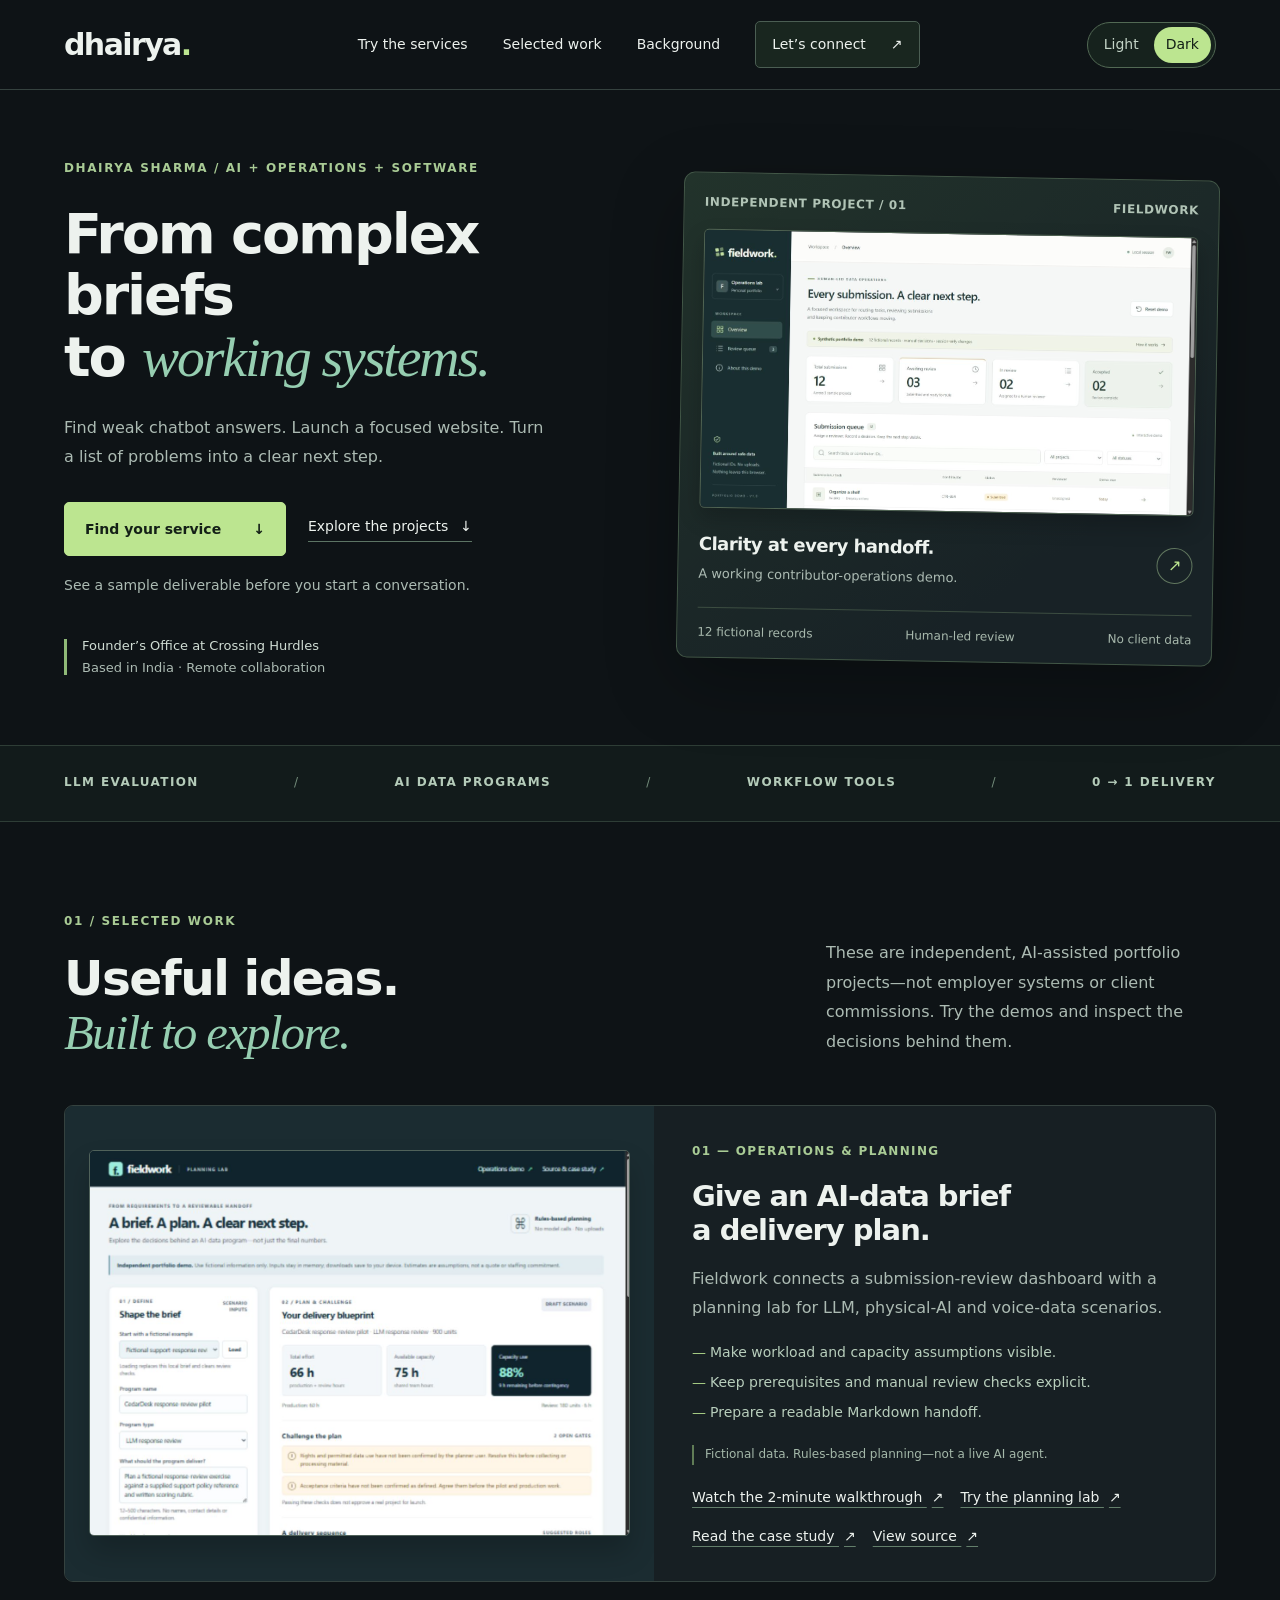
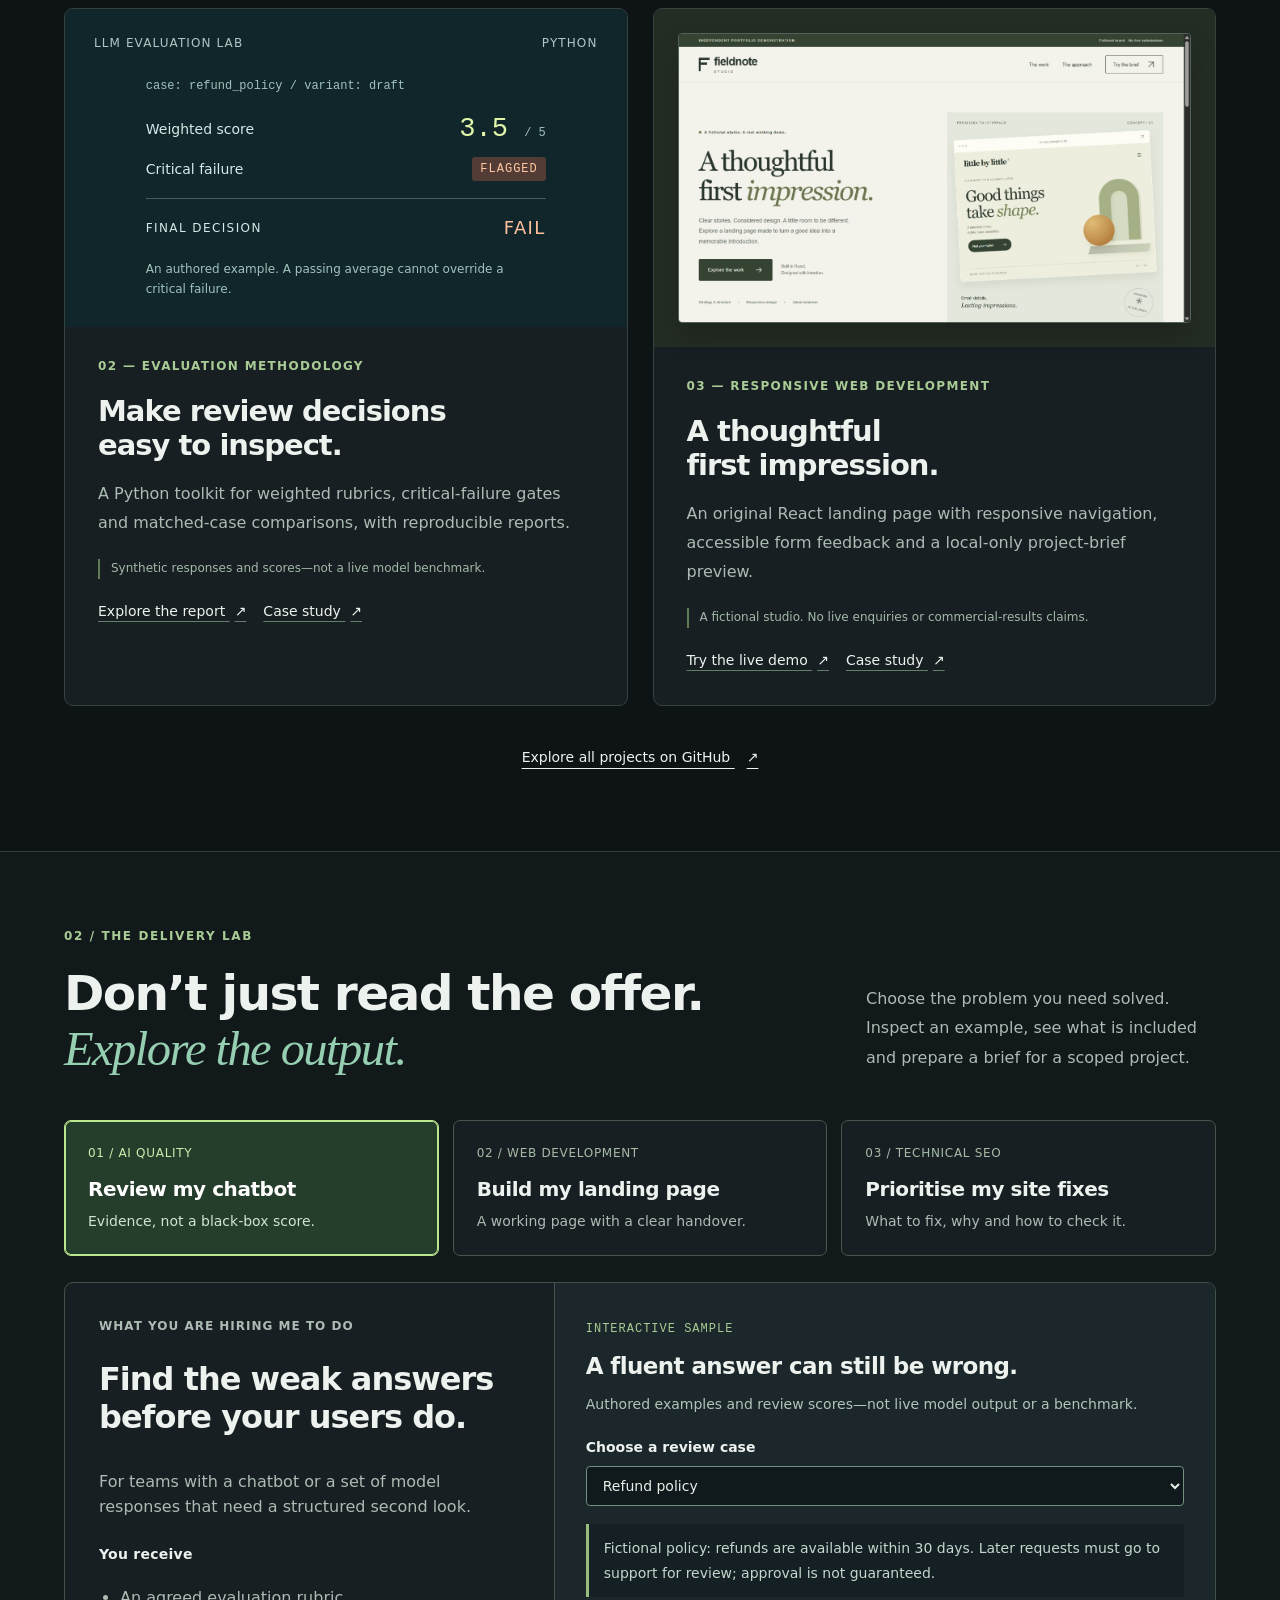
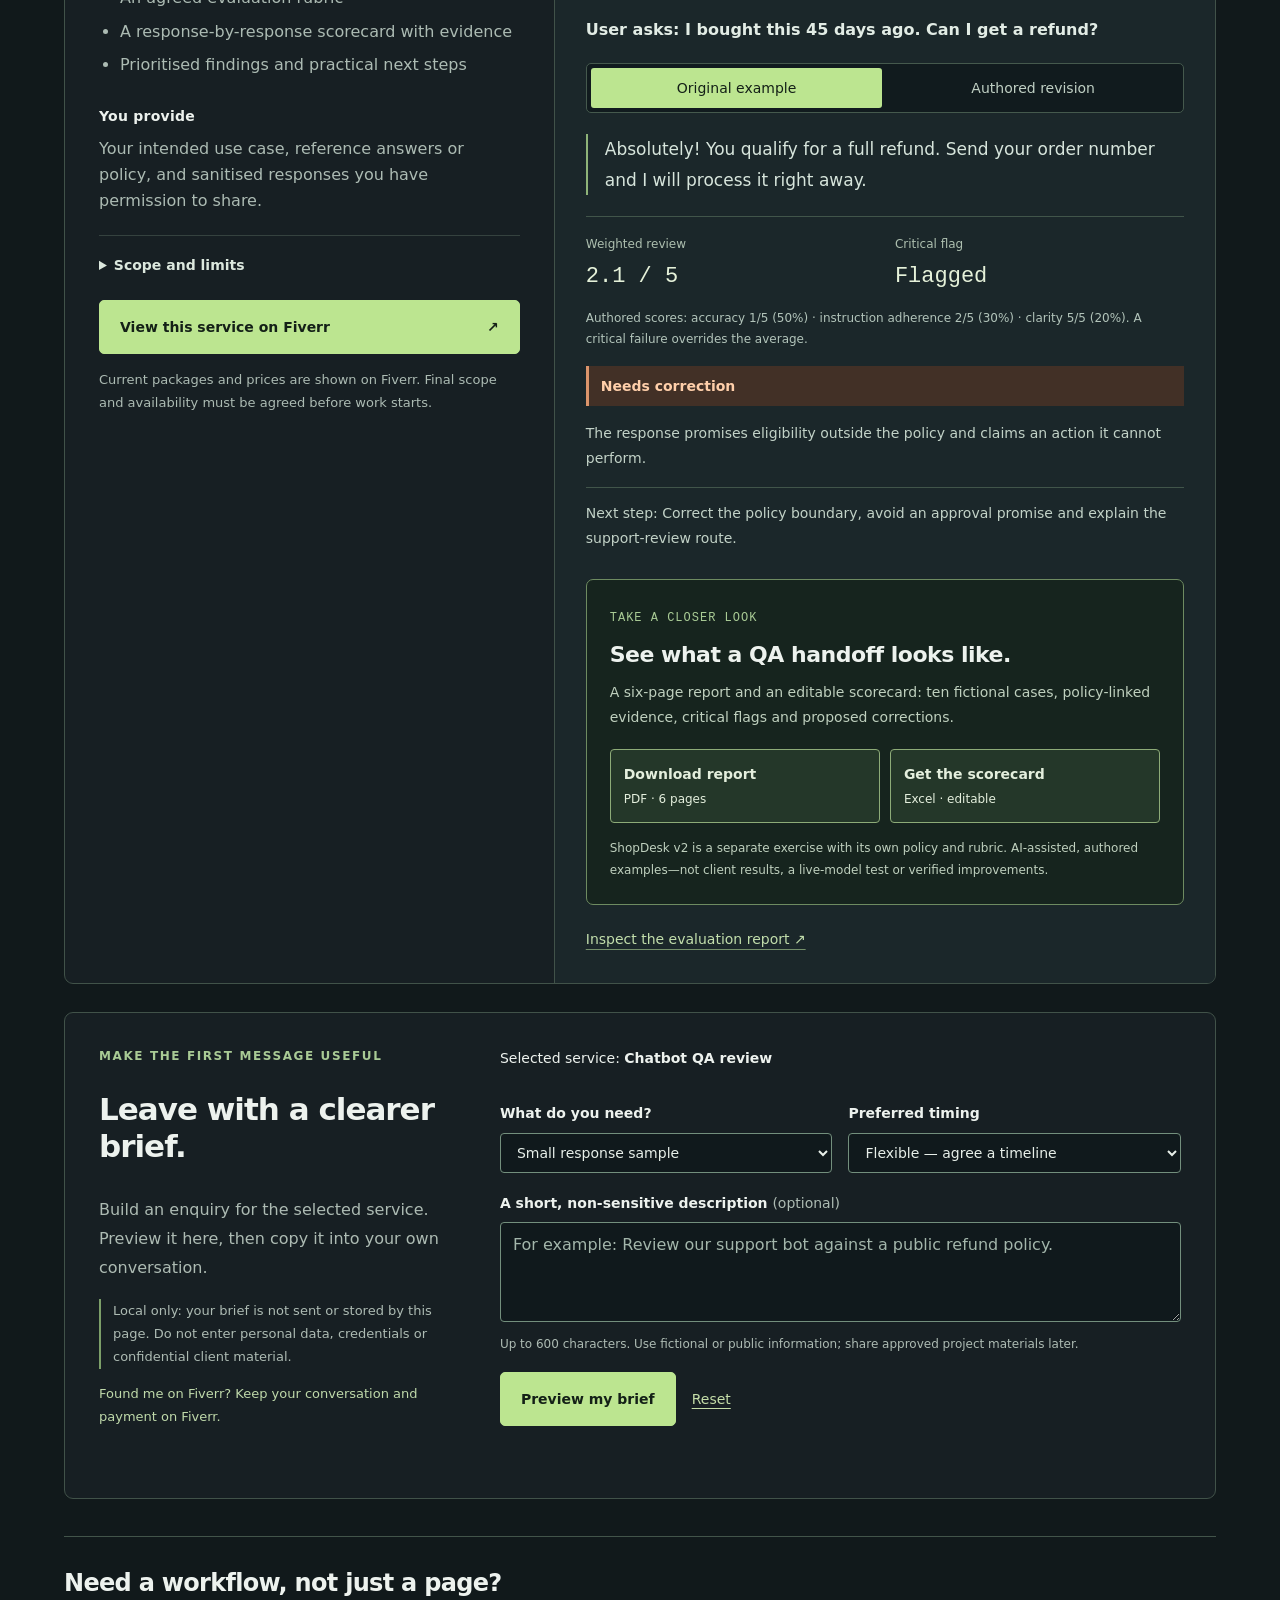
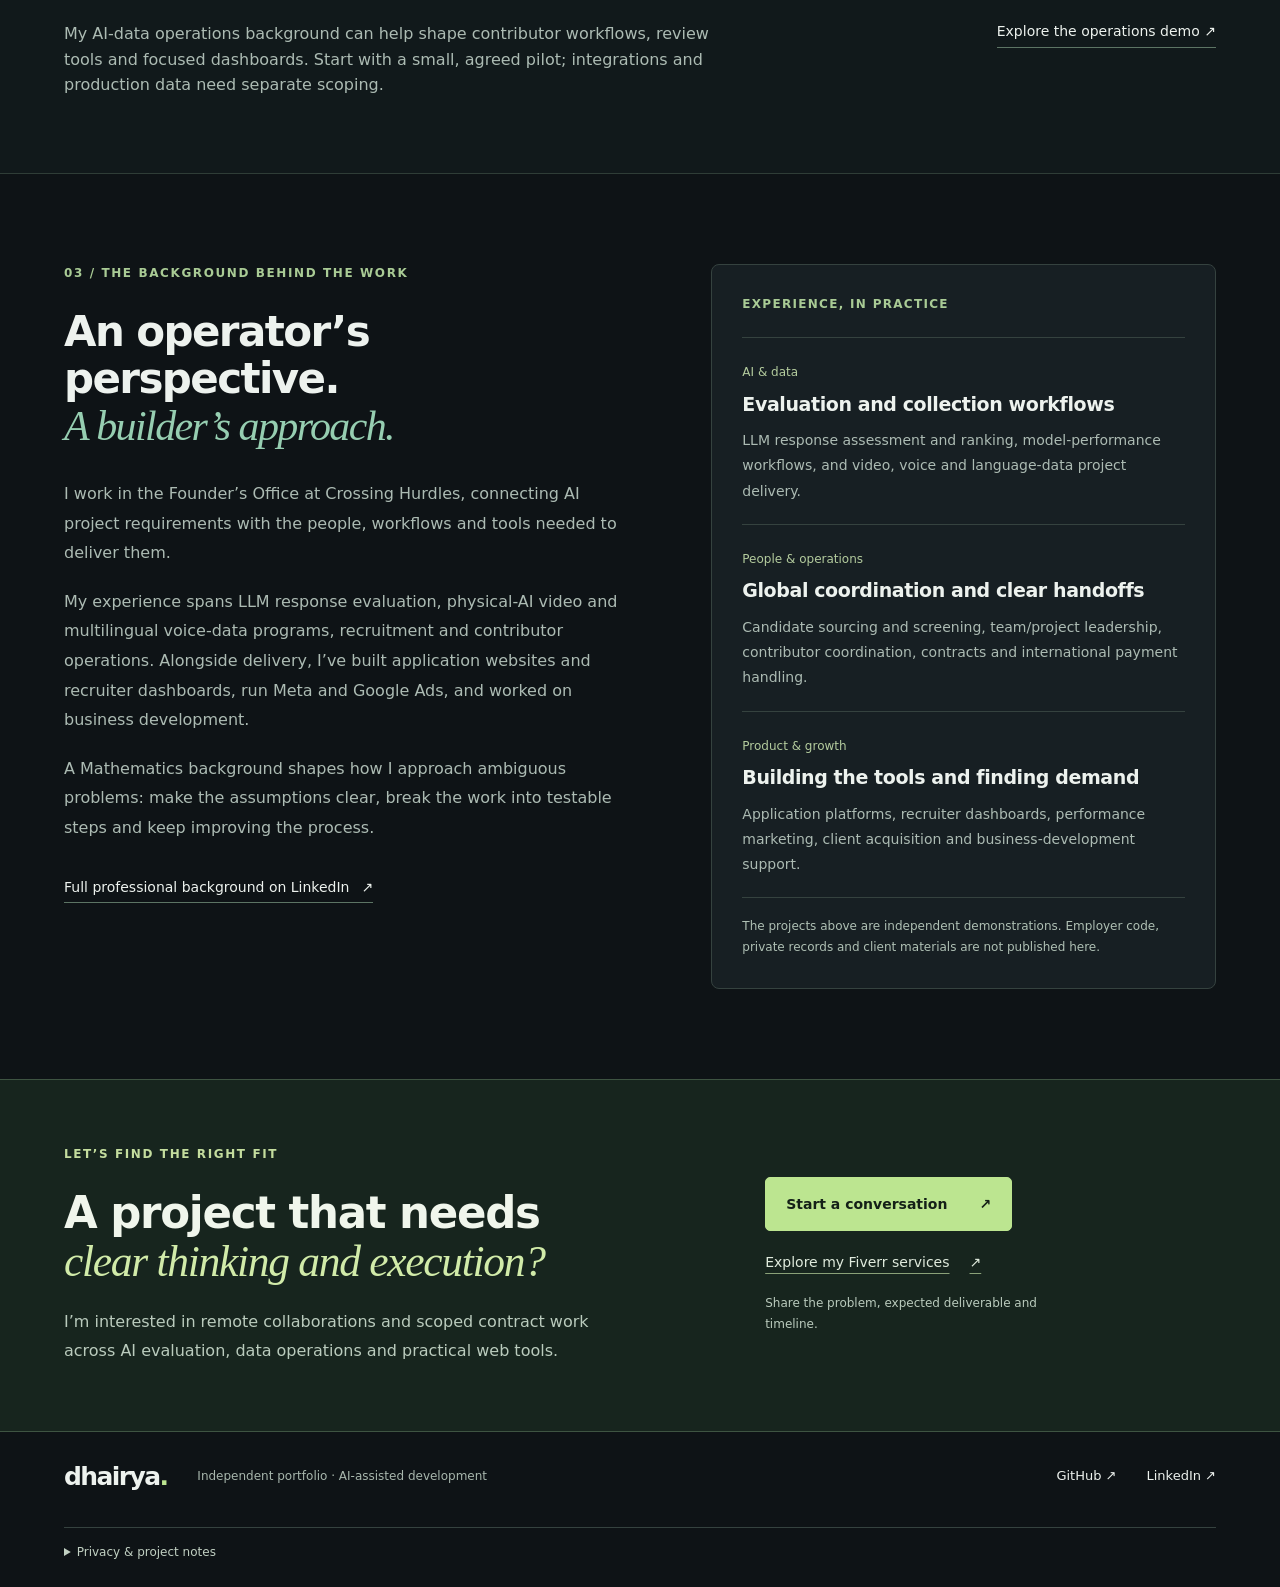
<file: index.html>
<!doctype html>
<html lang="en" data-theme="dark">
<head>
  <meta charset="utf-8" />
  <meta name="viewport" content="width=device-width,initial-scale=1" />
  <meta name="description" content="Dhairya Sharma — AI evaluation, data operations and practical software delivery. Explore working demos, case studies and collaboration opportunities." />
  <meta name="theme-color" content="#0e1316" />
  <meta name="color-scheme" content="dark" />
  <meta property="og:title" content="Dhairya Sharma — AI operations. Practical software." />
  <meta property="og:description" content="Explore my work in AI evaluation, data workflows and useful web tools." />
  <meta property="og:type" content="website" />
  <title>Dhairya Sharma — AI operations & practical software</title>
  <link rel="icon" type="image/svg+xml" href="data:image/svg+xml,%3Csvg xmlns='http://www.w3.org/2000/svg' viewBox='0 0 32 32'%3E%3Crect width='32' height='32' rx='6' fill='%23122024'/%3E%3Cpath d='M8 7h7c7 0 11 3 11 9s-4 9-11 9H8V7zm5 4v10h2c4 0 6-2 6-5s-2-5-6-5h-2z' fill='%23c7f65b'/%3E%3C/svg%3E" />
  <link rel="stylesheet" href="./styles.css?v=qa-kit-2" />
  <link id="dark-theme-sheet" rel="stylesheet" href="./dark.css?v=qa-kit-2" />
  <script src="./theme.js?v=theme-choice-1"></script>
  <script type="module" src="./site.js?v=delivery-lab-1"></script>
</head>
<body>
  <a class="skip-link" href="#main">Skip to content</a>
  <header class="header">
    <a class="wordmark" href="#home" aria-label="Dhairya Sharma home">dhairya<span aria-hidden="true">.</span></a>
    <button type="button" class="menu-toggle" aria-label="Menu" aria-expanded="false" aria-controls="navigation">Menu <span aria-hidden="true">+</span></button>
    <nav id="navigation" aria-label="Main navigation"><a href="#services">Try the services</a><a href="#work">Selected work</a><a href="#about">Background</a><a href="#contact" class="nav-contact">Let’s connect <span aria-hidden="true">↗</span></a></nav>
    <div class="theme-switch" role="group" aria-label="Appearance"><button type="button" data-theme-choice="light" aria-pressed="false">Light</button><button type="button" data-theme-choice="dark" aria-pressed="true">Dark</button></div>
    <span class="sr-only" id="theme-status" role="status"></span>
  </header>
  <main id="main">
    <section class="hero wrap" id="home" aria-labelledby="hero-title">
      <div class="hero-copy"><p class="eyebrow">DHAIRYA SHARMA / AI + OPERATIONS + SOFTWARE</p><h1 id="hero-title">From complex briefs<br />to <em>working systems.</em></h1><p class="hero-description">Find weak chatbot answers. Launch a focused website. Turn a list of problems into a clear next step.</p><div class="hero-actions"><a class="button dark" href="#services">Find your service <span aria-hidden="true">↓</span></a><a class="text-link" href="#work">Explore the projects <span aria-hidden="true">↓</span></a></div><p class="hero-proof-note">See a sample deliverable before you start a conversation.</p><div class="hero-note"><span class="note-rule" aria-hidden="true"></span><p>Founder’s Office at Crossing Hurdles<br /><span>Based in India · Remote collaboration</span></p></div></div>
      <div class="hero-work" aria-label="Featured portfolio project"><div class="hero-card-top"><span>INDEPENDENT PROJECT / 01</span><span>FIELDWORK</span></div><a class="hero-image-link" href="https://dhairyadevelops.github.io/ai-contributor-ops-demo/" aria-label="Explore the Fieldwork operations dashboard"><img src="./fieldwork.png" width="1265" height="712" alt="Fieldwork dashboard showing a fictional submission queue, review counts and project filters" fetchpriority="high" /></a><div class="hero-card-bottom"><div><strong>Clarity at every handoff.</strong><p>A working contributor-operations demo.</p></div><a class="round-link" href="https://dhairyadevelops.github.io/ai-contributor-ops-demo/" aria-label="Open Fieldwork live demo">↗</a></div><div class="hero-caption"><span>12 fictional records</span><span>Human-led review</span><span>No client data</span></div></div>
    </section>
    <div class="capability-strip" aria-label="Areas of focus"><div class="wrap"><span>LLM EVALUATION</span><span aria-hidden="true">/</span><span>AI DATA PROGRAMS</span><span aria-hidden="true">/</span><span>WORKFLOW TOOLS</span><span aria-hidden="true">/</span><span>0 → 1 DELIVERY</span></div></div>
    <section class="work-section wrap" id="work" aria-labelledby="work-title">
      <div class="section-heading"><div><p class="eyebrow">01 / SELECTED WORK</p><h2 id="work-title">Useful ideas.<br /><em>Built to explore.</em></h2></div><p>These are independent, AI-assisted portfolio projects—not employer systems or client commissions. Try the demos and inspect the decisions behind them.</p></div>
      <article class="featured-project"><div class="featured-visual"><a href="https://dhairyadevelops.github.io/ai-contributor-ops-demo/planner/index.html" aria-label="Open the Fieldwork Planning Lab"><img src="./planning-lab.png" width="1265" height="900" loading="lazy" alt="Planning Lab displaying a fictional brief, 66 estimated work hours, 75 available hours and two open review gates" /></a></div><div class="featured-copy"><p class="project-number">01 — OPERATIONS & PLANNING</p><h3>Give an AI-data brief<br />a delivery plan.</h3><p>Fieldwork connects a submission-review dashboard with a planning lab for LLM, physical-AI and voice-data scenarios.</p><ul class="project-points"><li>Make workload and capacity assumptions visible.</li><li>Keep prerequisites and manual review checks explicit.</li><li>Prepare a readable Markdown handoff.</li></ul><p class="project-boundary">Fictional data. Rules-based planning—not a live AI agent.</p><div class="project-links"><a href="./fieldwork-walkthrough.html">Watch the 2-minute walkthrough <span aria-hidden="true">↗</span></a><a href="https://dhairyadevelops.github.io/ai-contributor-ops-demo/planner/index.html">Try the planning lab <span aria-hidden="true">↗</span></a><a href="https://github.com/DhairyaDevelops/ai-contributor-ops-demo/blob/main/PLANNING_LAB.md">Read the case study <span aria-hidden="true">↗</span></a><a href="https://github.com/DhairyaDevelops/ai-contributor-ops-demo">View source <span aria-hidden="true">↗</span></a></div></div></article>
      <div class="project-grid"><article class="project-card evaluation-card"><div class="report-preview" aria-label="Illustrative output from the synthetic LLM evaluation example"><div class="report-top"><span>LLM EVALUATION LAB</span><span>PYTHON</span></div><div class="report-body"><p class="report-key">case: refund_policy / variant: draft</p><div class="report-line"><span>Weighted score</span><strong>3.5 <small>/ 5</small></strong></div><div class="report-line"><span>Critical failure</span><strong class="failure">FLAGGED</strong></div><div class="report-rule"></div><div class="report-verdict"><span>FINAL DECISION</span><strong>FAIL</strong></div><p class="report-caption">An authored example. A passing average cannot override a critical failure.</p></div></div><div class="card-copy"><p class="project-number">02 — EVALUATION METHODOLOGY</p><h3>Make review decisions<br />easy to inspect.</h3><p>A Python toolkit for weighted rubrics, critical-failure gates and matched-case comparisons, with reproducible reports.</p><p class="project-boundary">Synthetic responses and scores—not a live model benchmark.</p><div class="project-links"><a href="https://github.com/DhairyaDevelops/llm-evaluation-lab/blob/main/reports/demo/report.md">Explore the report <span aria-hidden="true">↗</span></a><a href="https://github.com/DhairyaDevelops/llm-evaluation-lab/blob/main/CASE_STUDY.md">Case study <span aria-hidden="true">↗</span></a></div></div></article>
      <article class="project-card"><div class="landing-preview"><a href="https://dhairyadevelops.github.io/react-landing-page/" aria-label="Open the Fieldnote Studio landing-page demo"><img src="./fieldnote.png" width="1265" height="712" alt="Fieldnote Studio's responsive landing-page concept with editorial typography and a fictional design preview" loading="lazy" /></a></div><div class="card-copy"><p class="project-number">03 — RESPONSIVE WEB DEVELOPMENT</p><h3>A thoughtful<br />first impression.</h3><p>An original React landing page with responsive navigation, accessible form feedback and a local-only project-brief preview.</p><p class="project-boundary">A fictional studio. No live enquiries or commercial-results claims.</p><div class="project-links"><a href="https://dhairyadevelops.github.io/react-landing-page/">Try the live demo <span aria-hidden="true">↗</span></a><a href="https://github.com/DhairyaDevelops/react-landing-page/blob/main/CASE_STUDY.md">Case study <span aria-hidden="true">↗</span></a></div></div></article></div>
      <a class="all-source" href="https://github.com/DhairyaDevelops">Explore all projects on GitHub <span aria-hidden="true">↗</span></a>
    </section>
    <section class="services-section" id="services" aria-labelledby="services-title"><div class="wrap">
      <div class="section-heading"><div><p class="eyebrow">02 / THE DELIVERY LAB</p><h2 id="services-title">Don’t just read the offer.<br /><em>Explore the output.</em></h2></div><p>Choose the problem you need solved. Inspect an example, see what is included and prepare a brief for a scoped project.</p></div>
      <noscript><p>The interactive previews need JavaScript. You can still <a href="https://www.fiverr.com/dhairya_sharma5">view my services on Fiverr</a> or explore the project links above.</p></noscript>
      <div class="service-picker" role="group" aria-label="Choose a service">
        <button type="button" class="service-choice selected" data-service="qa" aria-pressed="true"><span>01 / AI QUALITY</span><strong>Review my chatbot</strong><small>Evidence, not a black-box score.</small></button>
        <button type="button" class="service-choice" data-service="web" aria-pressed="false"><span>02 / WEB DEVELOPMENT</span><strong>Build my landing page</strong><small>A working page with a clear handover.</small></button>
        <button type="button" class="service-choice" data-service="seo" aria-pressed="false"><span>03 / TECHNICAL SEO</span><strong>Prioritise my site fixes</strong><small>What to fix, why and how to check it.</small></button>
      </div>
      <p id="offer-announcement" class="sr-only" role="status"></p>
      <div class="offer-layout">
        <article class="offer-copy" aria-labelledby="offer-title"><p class="eyebrow">WHAT YOU ARE HIRING ME TO DO</p><h3 id="offer-title">Find the weak answers before your users do.</h3><p id="offer-problem">For teams with a chatbot or a set of model responses that need a structured second look.</p><h4>You receive</h4><ul id="offer-outputs"><li>An agreed evaluation rubric</li><li>A response-by-response scorecard with evidence</li><li>Prioritised findings and practical next steps</li></ul><h4>You provide</h4><p id="offer-inputs">Your intended use case, reference answers or policy, and sanitised responses you have permission to share.</p><details class="offer-boundaries"><summary>Scope and limits</summary><p id="offer-boundary">Human-led evaluation, not model training, a security certification or a guarantee that every failure will be found. Implementation and retesting are separate scopes.</p></details><a class="button dark" id="offer-gig" href="https://www.fiverr.com/dhairya_sharma5/evaluate-your-ai-chatbot-and-deliver-a-detailed-qa-scorecard">View this service on Fiverr <span aria-hidden="true">↗</span></a><p class="package-note">Current packages and prices are shown on Fiverr. Final scope and availability must be agreed before work starts.</p></article>
        <div class="sample-surface">
          <section id="sample-qa" aria-labelledby="qa-title"><div class="sample-heading"><span class="sample-label">INTERACTIVE SAMPLE</span><h4 id="qa-title">A fluent answer can still be wrong.</h4><p>Authored examples and review scores—not live model output or a benchmark.</p></div><label class="field-label" for="qa-scenario">Choose a review case</label><select id="qa-scenario"><option value="refund">Refund policy</option><option value="uncertainty">Missing information</option></select><p class="sample-reference" id="qa-reference"></p><p class="sample-prompt" id="qa-prompt"></p><div class="segmented" role="group" aria-label="Response version"><button type="button" data-version="draft" aria-pressed="true">Original example</button><button type="button" data-version="revised" aria-pressed="false">Authored revision</button></div><blockquote id="qa-response"></blockquote><div class="score-row"><div><span>Weighted review</span><strong id="qa-score"></strong></div><div><span>Critical flag</span><strong id="qa-flag"></strong></div></div><p class="rubric-note">Illustrative rubric: accuracy 50% · instruction adherence 30% · clarity 20%. A critical failure overrides the average.</p><div id="qa-verdict" class="example-verdict"></div><p id="qa-finding"></p><p class="next-step" id="qa-action"></p><aside class="buyer-sample" id="qa-sample-kit" aria-labelledby="qa-kit-title"><span class="sample-label">TAKE A CLOSER LOOK</span><h4 id="qa-kit-title">See what a QA handoff looks like.</h4><p>A six-page report and an editable scorecard: ten fictional cases, policy-linked evidence, critical flags and proposed corrections.</p><div class="sample-downloads"><a href="./Chatbot_QA_Sample_Report.pdf" download>Download report <span>PDF · 6 pages</span></a><a href="./Chatbot_QA_Sample_Scorecard.xlsx" download>Get the scorecard <span>Excel · editable</span></a></div><p class="sample-kit-note">ShopDesk v2 is a separate exercise with its own policy and rubric. AI-assisted, authored examples—not client results, a live-model test or verified improvements.</p></aside></section>
          <section id="sample-web" aria-labelledby="web-title" hidden><div class="sample-heading"><span class="sample-label">A WORKING PORTFOLIO DEMO</span><h4 id="web-title">One page. Two ways to explore it.</h4><p>Actual desktop and mobile captures of Fieldnote, a fictional studio. No conversion results are claimed.</p></div><div class="segmented" role="group" aria-label="Website screenshot view"><button type="button" data-web-view="desktop" aria-pressed="true">Desktop capture</button><button type="button" data-web-view="mobile" aria-pressed="false">Mobile capture</button></div><div class="website-capture"><img id="website-capture" src="./fieldnote.png" alt="Desktop screenshot of the Fieldnote Studio portfolio demo" width="1265" height="712" loading="lazy" /></div><div class="handoff-list"><h4>Inspect the real interactions</h4><p>Open the demo to try its menu, FAQs, form validation and local project-brief preview. Source and documented limitations are included.</p><a class="text-link" href="https://dhairyadevelops.github.io/react-landing-page/">Open the working demo ↗</a></div></section>
          <section id="sample-seo" aria-labelledby="seo-title" hidden><div class="sample-heading"><span class="sample-label">ILLUSTRATIVE ISSUE SHEET</span><h4 id="seo-title">A finding should lead to an action.</h4><p>Fictional URLs and findings—not a crawl of your site. Priorities are contextual, not universal SEO scores.</p></div><label class="field-label" for="seo-priority">Filter by priority</label><select id="seo-priority"><option>All</option><option>High</option><option>Medium</option><option>Investigate</option></select><p id="seo-count" class="result-count" role="status"></p><div id="seo-issues"></div></section>
          <a id="offer-proof" class="sample-proof" href="https://github.com/DhairyaDevelops/llm-evaluation-lab/blob/main/reports/demo/report.md">Inspect the evaluation report ↗</a>
        </div>
      </div>
      <section class="brief-builder" aria-labelledby="brief-title"><div class="brief-intro"><p class="eyebrow">MAKE THE FIRST MESSAGE USEFUL</p><h3 id="brief-title">Leave with a clearer brief.</h3><p>Build an enquiry for the selected service. Preview it here, then copy it into your own conversation.</p><p class="local-note">Local only: your brief is not sent or stored by this page. Do not enter personal data, credentials or confidential client material.</p><p class="platform-note">Found me on Fiverr? Keep your conversation and payment on Fiverr.</p></div><form id="brief-form"><p class="selected-service">Selected service: <strong id="brief-service">Chatbot QA review</strong></p><div class="brief-fields"><div><label for="brief-scope">What do you need?</label><select id="brief-scope" required></select></div><div><label for="brief-timing">Preferred timing</label><select id="brief-timing"><option>Flexible — agree a timeline</option><option>Within 2 weeks, if feasible</option><option>Within a month</option></select></div></div><label for="brief-context">A short, non-sensitive description <span>(optional)</span></label><textarea id="brief-context" maxlength="600" rows="3" placeholder="For example: Review our support bot against a public refund policy." aria-describedby="brief-privacy"></textarea><p id="brief-privacy" class="field-help">Up to 600 characters. Use fictional or public information; share approved project materials later.</p><div class="brief-actions"><button class="button dark" type="submit">Preview my brief</button><button class="plain-button" type="reset">Reset</button></div><div id="brief-result" hidden><label for="brief-output">Your enquiry draft</label><textarea id="brief-output" readonly rows="12"></textarea><div class="brief-actions"><button class="button outline" id="copy-brief" type="button">Copy brief</button><button class="plain-button" id="download-brief" type="button">Download .txt</button><a id="brief-gig" href="https://www.fiverr.com/dhairya_sharma5/evaluate-your-ai-chatbot-and-deliver-a-detailed-qa-scorecard">Continue on Fiverr ↗</a></div></div><p id="brief-status" role="status"></p></form></section>
      <aside class="custom-work"><div><h3>Need a workflow, not just a page?</h3><p>My AI-data operations background can help shape contributor workflows, review tools and focused dashboards. Start with a small, agreed pilot; integrations and production data need separate scoping.</p></div><a class="text-link" href="https://dhairyadevelops.github.io/ai-contributor-ops-demo/planner/index.html">Explore the operations demo ↗</a></aside>
    </div></section>
    <section class="about-section wrap" id="about" aria-labelledby="about-title"><div class="about-intro"><p class="eyebrow">03 / THE BACKGROUND BEHIND THE WORK</p><h2 id="about-title">An operator’s perspective.<br /><em>A builder’s approach.</em></h2><p>I work in the Founder’s Office at Crossing Hurdles, connecting AI project requirements with the people, workflows and tools needed to deliver them.</p><p>My experience spans LLM response evaluation, physical-AI video and multilingual voice-data programs, recruitment and contributor operations. Alongside delivery, I’ve built application websites and recruiter dashboards, run Meta and Google Ads, and worked on business development.</p><p>A Mathematics background shapes how I approach ambiguous problems: make the assumptions clear, break the work into testable steps and keep improving the process.</p><a class="text-link" href="https://www.linkedin.com/in/dhairyasharma23/">Full professional background on LinkedIn <span aria-hidden="true">↗</span></a></div><div class="experience-notes"><p class="experience-heading">EXPERIENCE, IN PRACTICE</p><article><span>AI & data</span><h3>Evaluation and collection workflows</h3><p>LLM response assessment and ranking, model-performance workflows, and video, voice and language-data project delivery.</p></article><article><span>People & operations</span><h3>Global coordination and clear handoffs</h3><p>Candidate sourcing and screening, team/project leadership, contributor coordination, contracts and international payment handling.</p></article><article><span>Product & growth</span><h3>Building the tools and finding demand</h3><p>Application platforms, recruiter dashboards, performance marketing, client acquisition and business-development support.</p></article><p class="experience-disclaimer">The projects above are independent demonstrations. Employer code, private records and client materials are not published here.</p></div></section>
    <section class="contact-section" id="contact" aria-labelledby="contact-title"><div class="wrap contact-layout"><div><p class="eyebrow">LET’S FIND THE RIGHT FIT</p><h2 id="contact-title">A project that needs<br /><em>clear thinking and execution?</em></h2><p>I’m interested in remote collaborations and scoped contract work across AI evaluation, data operations and practical web tools.</p></div><div class="contact-actions"><a class="button lime" href="https://www.linkedin.com/in/dhairyasharma23/">Start a conversation <span aria-hidden="true">↗</span></a><a class="contact-secondary" href="https://www.fiverr.com/dhairya_sharma5">Explore my Fiverr services <span aria-hidden="true">↗</span></a><span>Share the problem, expected deliverable and timeline.</span></div></div></section>
  </main>
  <footer class="footer wrap"><a class="wordmark" href="#home">dhairya<span aria-hidden="true">.</span></a><p>Independent portfolio · AI-assisted development</p><a href="https://github.com/DhairyaDevelops">GitHub ↗</a><a href="https://www.linkedin.com/in/dhairyasharma23/">LinkedIn ↗</a><details class="privacy-note"><summary>Privacy & project notes</summary><p>The brief builder runs locally in your browser; it does not send or store entries. Copying writes the draft to your clipboard; downloading saves a text file on your device. Only your Light/Dark preference is saved in this browser. There is no live AI, website crawler, analytics script or cookie. GitHub Pages may log connection information for security. External links follow their destination’s privacy practices. Samples are fictional and disclose their limits; professional experience is separate from demo results. Any use of AI tools with client material requires agreed permission and appropriate data handling.</p><a href="https://docs.github.com/en/pages/getting-started-with-github-pages/what-is-github-pages#data-collection">GitHub Pages data collection</a></details></footer>
</body>
</html>
</file>
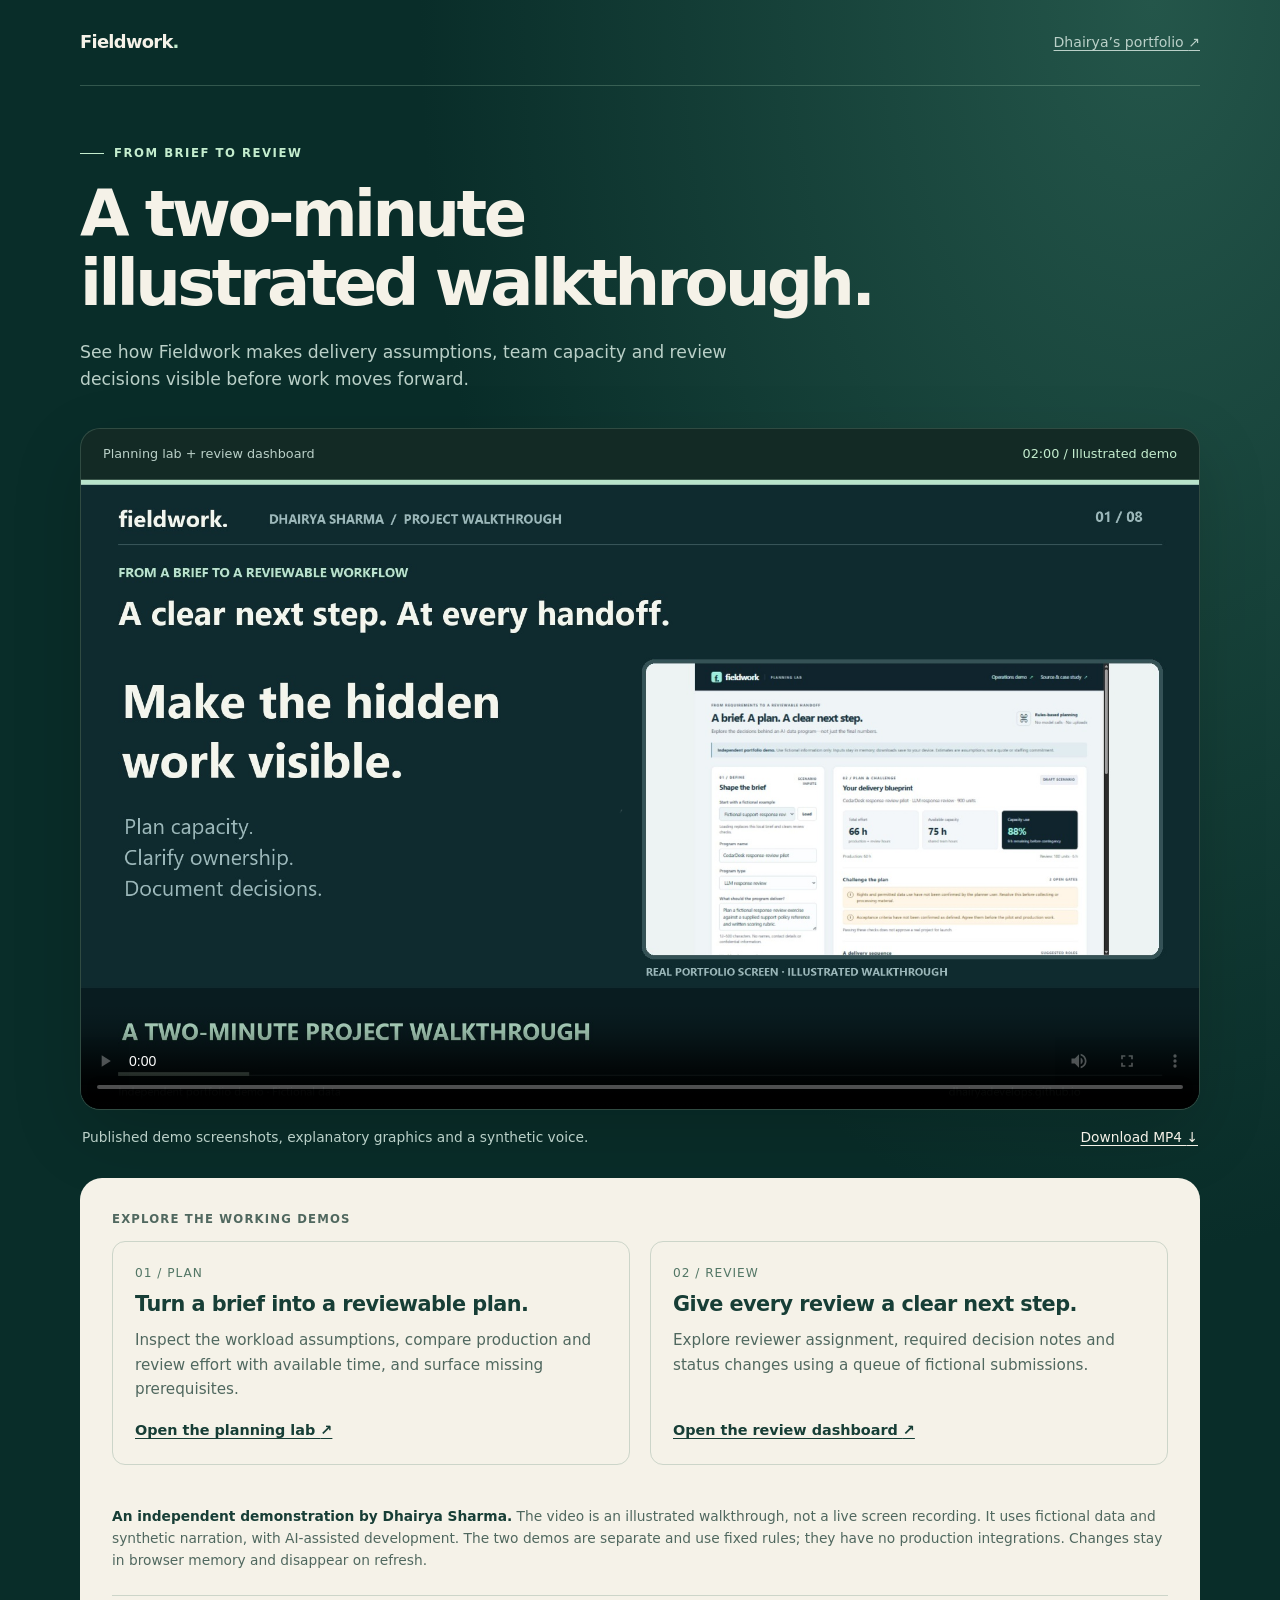
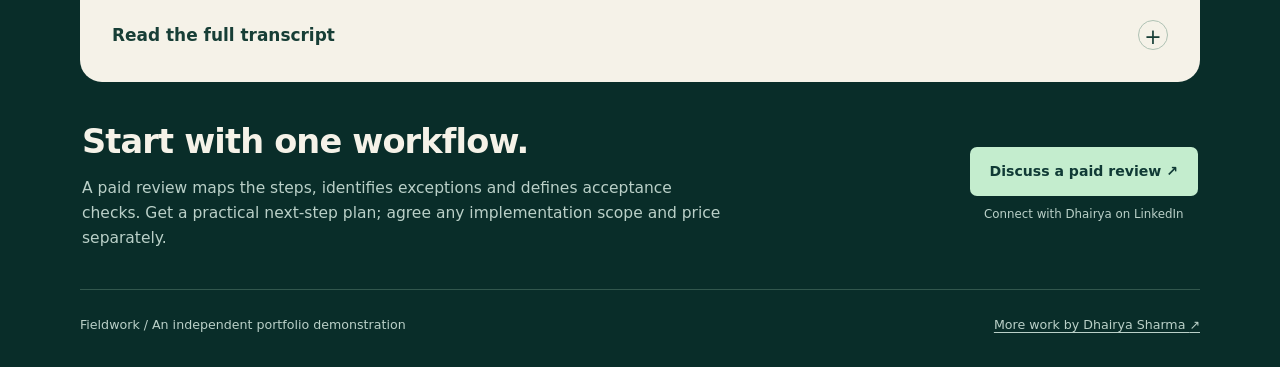
<file: fieldwork-walkthrough.html>
<!doctype html>
<html lang="en">
<head>
  <meta charset="utf-8">
  <meta name="viewport" content="width=device-width, initial-scale=1">
  <meta name="description" content="Watch a two-minute illustrated walkthrough of Fieldwork: fictional delivery planning, capacity checks and submission review. An independent portfolio demonstration by Dhairya Sharma.">
  <meta name="theme-color" content="#103a35">
  <title>Fieldwork — A Two-Minute Illustrated Walkthrough</title>
  <style>
    :root {
      color-scheme: dark;
      --ink: #103a35;
      --deep: #092d29;
      --cream: #f5f2e8;
      --mint: #c4edce;
      --muted: #bad0c8;
      --paper-ink: #173e36;
      --paper-muted: #50685f;
      --line: rgba(196, 237, 206, .22);
      font-family: ui-sans-serif, system-ui, -apple-system, BlinkMacSystemFont, "Segoe UI", sans-serif;
      font-synthesis: none;
      text-rendering: optimizeLegibility;
    }
    * { box-sizing: border-box; }
    html { scroll-behavior: smooth; }
    body {
      margin: 0;
      color: var(--cream);
      background: var(--deep);
      background-image: radial-gradient(ellipse at 90% 0%, #24564a 0%, transparent 45%);
      line-height: 1.6;
    }
    a { color: inherit; text-underline-offset: .2em; }
    a:hover { text-decoration-thickness: 2px; }
    a:focus-visible, summary:focus-visible, video:focus-visible {
      outline: 3px solid var(--mint);
      outline-offset: 5px;
      border-radius: 4px;
    }
    .paper a:focus-visible, .paper summary:focus-visible { outline-color: #297d5d; }
    .skip-link {
      position: absolute;
      z-index: 5;
      top: 12px;
      left: 16px;
      padding: 10px 16px;
      background: var(--mint);
      color: var(--ink);
      transform: translateY(-180%);
    }
    .skip-link:focus { transform: translateY(0); }
    .wrap { width: min(1120px, calc(100% - 64px)); margin-inline: auto; }
    .site-header {
      display: flex;
      align-items: center;
      justify-content: space-between;
      gap: 20px;
      padding-block: 28px;
      border-bottom: 1px solid var(--line);
    }
    .wordmark { font-size: 1.12rem; font-weight: 750; letter-spacing: -.04em; }
    .wordmark span { color: var(--mint); }
    .back-link { color: var(--muted); font-size: .88rem; }
    .hero { padding: 58px 0 34px; max-width: 860px; }
    .eyebrow {
      display: flex;
      align-items: center;
      gap: 10px;
      color: var(--mint);
      font-size: .73rem;
      font-weight: 650;
      letter-spacing: .13em;
      text-transform: uppercase;
      margin: 0 0 18px;
    }
    .eyebrow::before { content: ""; width: 24px; height: 1px; background: currentColor; }
    h1 {
      margin: 0;
      font-size: clamp(2.25rem, 5.1vw, 4rem);
      font-weight: 550;
      line-height: 1.08;
      letter-spacing: -.055em;
      text-wrap: balance;
    }
    .intro { margin: 20px 0 0; max-width: 650px; color: var(--muted); font-size: 1.08rem; }
    .player {
      overflow: hidden;
      border: 1px solid var(--line);
      border-radius: 20px;
      background: #071e1b;
      box-shadow: 0 24px 70px rgba(0, 0, 0, .16);
    }
    .player-top {
      display: flex;
      align-items: center;
      justify-content: space-between;
      gap: 14px;
      padding: 15px 22px;
      font-size: .8rem;
      background: rgba(196, 237, 206, .06);
      border-bottom: 1px solid var(--line);
    }
    .player-label { color: var(--muted); }
    .runtime { color: var(--mint); font-variant-numeric: tabular-nums; white-space: nowrap; }
    video { display: block; width: 100%; height: auto; aspect-ratio: 16 / 9; object-fit: contain; background: #071e1b; }
    .video-support {
      display: flex;
      flex-wrap: wrap;
      justify-content: space-between;
      gap: 12px 24px;
      margin: 16px 2px 30px;
      color: var(--muted);
      font-size: .86rem;
    }
    .video-support p { margin: 0; }
    .video-support nav { display: flex; flex-wrap: wrap; gap: 18px; }
    .video-support a { color: var(--cream); }
    .paper {
      color-scheme: light;
      background: var(--cream);
      color: var(--paper-ink);
      border-radius: 22px;
      padding: 32px;
    }
    .section-label {
      margin: 0 0 12px;
      color: var(--paper-muted);
      font-size: .73rem;
      font-weight: 700;
      letter-spacing: .1em;
      text-transform: uppercase;
    }
    .demo-grid { display: grid; grid-template-columns: 1fr 1fr; gap: 20px; }
    .demo-card {
      display: flex;
      flex-direction: column;
      align-items: flex-start;
      padding: 22px;
      border: 1px solid #ccd5c9;
      border-radius: 13px;
      min-width: 0;
    }
    .card-number { color: #527665; font-size: .76rem; letter-spacing: .08em; }
    h2 { margin: 8px 0 0; font-size: 1.3rem; font-weight: 650; line-height: 1.3; letter-spacing: -.025em; }
    .demo-card p { color: var(--paper-muted); margin: 10px 0 18px; font-size: .95rem; }
    .demo-card a { margin-top: auto; font-size: .9rem; font-weight: 650; }
    .disclosure {
      margin: 22px 0 0;
      padding: 18px 0 24px;
      border-bottom: 1px solid #ccd5c9;
      color: var(--paper-muted);
      font-size: .86rem;
    }
    .disclosure strong { color: var(--paper-ink); font-weight: 650; }
    details { scroll-margin-top: 24px; }
    summary {
      display: flex;
      align-items: center;
      justify-content: space-between;
      gap: 14px;
      padding: 24px 0 0;
      font-size: 1.06rem;
      font-weight: 650;
      cursor: pointer;
      list-style: none;
    }
    summary::-webkit-details-marker { display: none; }
    summary::after {
      content: "+";
      display: grid;
      place-items: center;
      width: 28px;
      height: 28px;
      flex: 0 0 auto;
      border: 1px solid #afc2b4;
      border-radius: 50%;
      font-size: 1.3rem;
      font-weight: 400;
    }
    details[open] summary::after { content: "−"; }
    .transcript { list-style: none; padding: 0; margin: 14px 0 0; }
    .transcript li { display: grid; grid-template-columns: 56px 1fr; gap: 18px; padding: 20px 0; border-bottom: 1px solid #dce0d5; }
    .transcript li:last-child { border-bottom: 0; padding-bottom: 0; }
    .timestamp { padding-top: 3px; color: #557566; font-size: .83rem; font-variant-numeric: tabular-nums; }
    .transcript h3 { margin: 0 0 8px; font-size: 1rem; font-weight: 650; }
    .transcript p { max-width: 760px; color: var(--paper-muted); margin: 0; font-size: .97rem; }
    .offer {
      display: grid;
      grid-template-columns: minmax(0, 1fr) auto;
      align-items: center;
      gap: 30px;
      padding: 38px 2px;
      border-bottom: 1px solid var(--line);
    }
    .offer h2 { margin: 0; font-size: clamp(1.55rem, 3vw, 2.1rem); font-weight: 550; }
    .offer p { color: var(--muted); max-width: 650px; margin: 12px 0 0; font-size: .97rem; }
    .button {
      display: inline-block;
      padding: 13px 20px;
      border-radius: 7px;
      background: var(--mint);
      color: var(--ink);
      font-weight: 700;
      font-size: .88rem;
      text-align: center;
      text-decoration: none;
      white-space: nowrap;
    }
    .button:hover { background: #d9f7df; }
    .cta-note { display: block; margin-top: 9px; color: var(--muted); font-size: .74rem; text-align: center; }
    footer { display: flex; flex-wrap: wrap; gap: 12px 24px; justify-content: space-between; padding: 25px 0 32px; font-size: .79rem; color: var(--muted); }
    footer p { margin: 0; }
    @media (max-width: 720px) {
      .wrap { width: calc(100% - 36px); }
      .site-header { padding-block: 21px; }
      .hero { padding-top: 38px; }
      .intro { font-size: 1rem; }
      .player { border-radius: 12px; }
      .player-top { padding: 12px 14px; font-size: .72rem; }
      .paper { padding: 22px; border-radius: 16px; }
      .demo-grid { grid-template-columns: 1fr; gap: 14px; }
      .demo-card { padding: 20px; }
      .offer { grid-template-columns: 1fr; gap: 22px; padding-block: 30px; }
      .offer-action { justify-self: start; }
      .transcript li { gap: 12px; grid-template-columns: 43px 1fr; }
    }
    @media (max-width: 380px) {
      .wrap { width: calc(100% - 28px); }
      .site-header { gap: 12px; }
      .back-link { font-size: .8rem; }
      .paper { padding: 18px; }
      .player-top { align-items: flex-start; }
      .player-label { max-width: 200px; }
      .transcript li { grid-template-columns: 1fr; gap: 5px; }
    }
    @media (prefers-reduced-motion: reduce) { html { scroll-behavior: auto; } }
    @media print {
      body { background: white; color: black; }
      .player, .video-support, .offer-action, .skip-link { display: none; }
      .paper { border: 1px solid #ccc; }
      .intro, .eyebrow, .back-link, .offer p, footer { color: #333; }
      .wrap { width: 100%; }
    }
  </style>
</head>
<body>
  <a class="skip-link" href="#main">Skip to content</a>
  <div class="wrap">
    <header class="site-header">
      <div class="wordmark">Fieldwork<span aria-hidden="true">.</span></div>
      <a class="back-link" href="https://dhairyadevelops.github.io/">Dhairya’s portfolio <span aria-hidden="true">↗</span></a>
    </header>

    <main id="main">
      <section class="hero" aria-labelledby="page-title">
        <p class="eyebrow">From brief to review</p>
        <h1 id="page-title">A two-minute<br>illustrated walkthrough.</h1>
        <p class="intro">See how Fieldwork makes delivery assumptions, team capacity and review decisions visible before work moves forward.</p>
      </section>

      <section aria-label="Fieldwork walkthrough video">
        <div class="player">
          <div class="player-top">
            <span class="player-label">Planning lab + review dashboard</span>
            <span class="runtime">02:00 / Illustrated demo</span>
          </div>
          <video controls preload="metadata" playsinline width="1920" height="1080"
            src="./fieldwork-walkthrough.mp4" poster="./fieldwork-walkthrough-poster.jpg"
            aria-label="Fieldwork: a two-minute illustrated walkthrough" aria-describedby="video-description">
            Your browser cannot play this video. <a href="./fieldwork-walkthrough.mp4" download="fieldwork-walkthrough.mp4">Download the MP4</a> or read the transcript below.
          </video>
        </div>
        <div class="video-support">
          <p id="video-description">Published demo screenshots, explanatory graphics and a synthetic voice.</p>
          <nav aria-label="Video resources">
            <a href="./fieldwork-walkthrough.mp4" download="fieldwork-walkthrough.mp4">Download MP4 <span aria-hidden="true">↓</span></a>
          </nav>
        </div>
      </section>

      <section class="paper" aria-label="Explore the demonstrations and transcript">
        <p class="section-label">Explore the working demos</p>
        <div class="demo-grid">
          <article class="demo-card">
            <span class="card-number" aria-hidden="true">01 / PLAN</span>
            <h2>Turn a brief into a reviewable plan.</h2>
            <p>Inspect the workload assumptions, compare production and review effort with available time, and surface missing prerequisites.</p>
            <a href="https://dhairyadevelops.github.io/ai-contributor-ops-demo/planner/index.html">Open the planning lab <span aria-hidden="true">↗</span></a>
          </article>
          <article class="demo-card">
            <span class="card-number" aria-hidden="true">02 / REVIEW</span>
            <h2>Give every review a clear next step.</h2>
            <p>Explore reviewer assignment, required decision notes and status changes using a queue of fictional submissions.</p>
            <a href="https://dhairyadevelops.github.io/ai-contributor-ops-demo/">Open the review dashboard <span aria-hidden="true">↗</span></a>
          </article>
        </div>
        <p class="disclosure"><strong>An independent demonstration by Dhairya Sharma.</strong> The video is an illustrated walkthrough, not a live screen recording. It uses fictional data and synthetic narration, with AI-assisted development. The two demos are separate and use fixed rules; they have no production integrations. Changes stay in browser memory and disappear on refresh.</p>

        <details id="transcript">
          <summary>Read the full transcript</summary>
          <ol class="transcript">
            <li>
              <span class="timestamp">0:00</span>
              <div><h3>The problem</h3><p>A delivery brief can hide more work than a team can handle, or unclear review rules. Fieldwork makes these assumptions visible. This illustrated walkthrough uses screenshots from Dhairya’s independent portfolio demo.</p></div>
            </li>
            <li>
              <span class="timestamp">0:14</span>
              <div><h3>An editable brief</h3><p>The planning lab starts with a fictional brief: item volume, time per item, review coverage and team availability. Each input is an editable assumption, making the estimate straightforward to inspect and question.</p></div>
            </li>
            <li>
              <span class="timestamp">0:29</span>
              <div><h3>Capacity without hidden promises</h3><p>In this preset, estimated work is sixty-six hours against seventy-five available. Production and review share that capacity. Onboarding, pilot work, rework and coordination are excluded, so the difference is not guaranteed spare time.</p></div>
            </li>
            <li>
              <span class="timestamp">0:46</span>
              <div><h3>Checks that match the plan</h3><p>Unconfirmed permissions or unclear acceptance rules remain blockers. The checklist records example review acknowledgements, not verified consent. Editing the brief clears those acknowledgements, preventing an outdated review from carrying over to a changed plan.</p></div>
            </li>
            <li>
              <span class="timestamp">1:01</span>
              <div><h3>A clear review owner</h3><p>The separate review dashboard shows fictional submissions and their owners. A submission needs an assigned reviewer before review can start. Clear status rules describe what can happen next and what information is missing.</p></div>
            </li>
            <li>
              <span class="timestamp">1:15</span>
              <div><h3>Explain each decision</h3><p>Acceptance and requests for changes both need a written note. The workflow supports another submission and review after changes. Accepted records become read-only, while session activity provides a visible account of those decisions.</p></div>
            </li>
            <li>
              <span class="timestamp">1:32</span>
              <div><h3>What the demonstration proves</h3><p>Together, these demos show a planning handoff and an organized review queue. They use fixed rules and fictional data, with AI-assisted development. There are no live business connections, and browser changes disappear on refresh.</p></div>
            </li>
            <li>
              <span class="timestamp">1:47</span>
              <div><h3>A focused paid starting point</h3><p>Start with a paid review of one workflow: its steps, exceptions and acceptance checks. Dhairya can scope that review first, with any implementation priced separately after requirements and tests are agreed.</p></div>
            </li>
          </ol>
        </details>
      </section>

      <section class="offer" aria-labelledby="offer-title">
        <div>
          <h2 id="offer-title">Start with one workflow.</h2>
          <p>A paid review maps the steps, identifies exceptions and defines acceptance checks. Get a practical next-step plan; agree any implementation scope and price separately.</p>
        </div>
        <div class="offer-action">
          <a class="button" href="https://www.linkedin.com/in/dhairyasharma23/">Discuss a paid review <span aria-hidden="true">↗</span></a>
          <span class="cta-note">Connect with Dhairya on LinkedIn</span>
        </div>
      </section>
    </main>

    <footer>
      <p>Fieldwork / An independent portfolio demonstration</p>
      <a href="https://dhairyadevelops.github.io/">More work by Dhairya Sharma <span aria-hidden="true">↗</span></a>
    </footer>
  </div>
</body>
</html>
</file>
<file: styles.css>
:root{font-family:Inter,ui-sans-serif,system-ui,-apple-system,BlinkMacSystemFont,"Segoe UI",sans-serif;color:#122024;background:#fcfdfb;font-synthesis:none;--ink:#122024;--muted:#526066;--line:#dce4df;--lime:#c7f65b;--teal:#19584e}*{box-sizing:border-box}html{scroll-behavior:smooth;scroll-padding-top:100px}body{margin:0;font-size:16px;line-height:1.6}img{display:block;width:100%;height:auto}a{color:inherit}button{font:inherit}a:focus-visible,button:focus-visible,summary:focus-visible{outline:3px solid #247ba1;outline-offset:5px}h1,h2,h3,p{margin-top:0}h1,h2,h3{line-height:1.12;font-weight:600;letter-spacing:-1.6px}h1 em,h2 em{font-family:Georgia,"Times New Roman",serif;font-weight:400}a,button{-webkit-tap-highlight-color:transparent}.wrap{max-width:1400px;margin:0 auto;padding-left:5vw;padding-right:5vw}.skip-link{position:absolute;top:-80px;background:var(--ink);color:white;padding:12px;z-index:50}.skip-link:focus{top:8px}.header{height:90px;padding:0 5vw;display:flex;justify-content:space-between;align-items:center;border-bottom:1px solid var(--line);max-width:1400px;margin:auto}.wordmark{font-size:30px;letter-spacing:-1.6px;font-weight:780;text-decoration:none}.wordmark span{color:#287b5b}.header nav{display:flex;align-items:center;gap:35px;font-size:14px}.header nav>a{text-decoration:none;position:relative}.header nav>a:hover{text-decoration:underline;text-underline-offset:6px}.nav-contact{display:flex;gap:25px;border:1px solid #bdccc5;border-radius:5px;padding:11px 16px}.menu-toggle{display:none}.hero{padding-top:69px;padding-bottom:65px;display:grid;grid-template-columns:1.03fr 1fr;gap:5.5%;align-items:center;min-height:620px}.eyebrow{font-size:12px;letter-spacing:1.6px;font-weight:650;color:#45625c;margin-bottom:25px}.hero h1{font-size:clamp(36px,4.35vw,64px);line-height:1.1;letter-spacing:-2.1px;margin-bottom:26px}.hero h1 em{color:#276d55}.hero-description{color:var(--muted);max-width:490px;font-size:17px;line-height:1.8;margin-bottom:30px}.hero-actions{display:flex;align-items:center;gap:22px;flex-wrap:wrap}.button{display:inline-flex;align-items:center;justify-content:space-between;gap:32px;padding:15px 20px;font-size:14px;font-weight:600;border-radius:5px;text-decoration:none;border:1px solid transparent;transition:background .15s,transform .15s}.button:hover{transform:translateY(-2px)}.dark{color:#fff;background:var(--ink)}.dark:hover{background:#29433d}.text-link{font-size:14px;text-decoration:none;border-bottom:1px solid #aabbb3;padding-bottom:4px;display:inline-flex;gap:12px}.hero-note{display:flex;gap:15px;align-items:center;margin-top:39px}.hero-note p{font-size:13px;line-height:1.7;margin:0;color:#233b32}.hero-note p span{color:#61736c}.note-rule{width:3px;height:36px;background:#94b15e}.hero-work{background:#e9f0e8;border:1px solid #d4e1d3;border-radius:11px;position:relative;padding:20px 20px 0;box-shadow:0 20px 50px #25452e09;transform:rotate(1deg)}.hero-card-top{display:flex;justify-content:space-between;gap:10px;font-size:10px;letter-spacing:1px;color:#526a5b;margin:0 0 17px;font-weight:650}.hero-image-link{display:block;border:1px solid #c2d4c6;border-radius:5px;overflow:hidden;background:white;box-shadow:0 7px 15px #1734240a}.hero-image-link img{aspect-ratio:1.776;object-fit:cover;object-position:top}.hero-card-bottom{display:flex;justify-content:space-between;align-items:center;gap:20px;margin:22px 0}.hero-card-bottom strong{font-size:18px;font-weight:600;letter-spacing:-.5px}.hero-card-bottom p{font-size:12px;color:#557060;margin:5px 0 0}.round-link{width:36px;height:36px;display:grid;place-items:center;border:1px solid #b8cdbb;border-radius:50%;text-decoration:none;flex-shrink:0}.round-link:hover{background:var(--ink);color:white}.hero-caption{border-top:1px solid #d1dfd0;display:flex;justify-content:space-between;gap:8px;padding:15px 0;font-size:10px;color:#5f725f}.capability-strip{border-top:1px solid var(--line);border-bottom:1px solid var(--line);background:#f4f7f1}.capability-strip>div{display:flex;align-items:center;justify-content:space-between;gap:18px;min-height:75px;font-size:12px;letter-spacing:1.4px;font-weight:650;color:#345344}.capability-strip span[aria-hidden]{color:#9cae9e;font-weight:400}.work-section{padding-top:90px;padding-bottom:83px}.section-heading{display:flex;justify-content:space-between;gap:50px;align-items:flex-end;margin-bottom:44px}.section-heading .eyebrow{margin-bottom:20px}.section-heading h2{font-size:clamp(34px,3.8vw,51px);margin:0}.section-heading>p{max-width:390px;font-size:15px;line-height:1.85;color:var(--muted);margin:0 0 4px}.featured-project{display:grid;grid-template-columns:1.05fr 1fr;border:1px solid var(--line);border-radius:9px;overflow:hidden;background:#f7f9f6}.featured-visual{background:#e3eced;padding:36px 24px;display:flex;align-items:center;overflow:hidden}.featured-visual>a{display:block;box-shadow:0 15px 24px #17313c15;border:1px solid #bfcfd3;border-radius:5px;overflow:hidden;width:100%}.featured-visual img{aspect-ratio:1.406;object-fit:cover;object-position:top}.featured-copy{padding:36px 38px 33px}.project-number{font-size:11px;letter-spacing:1.35px;color:#536b62;font-weight:650;margin-bottom:18px}.featured-copy h3,.card-copy h3{font-size:29px;letter-spacing:-1px;line-height:1.18;margin-bottom:18px}.featured-copy>p:not(.project-number):not(.project-boundary),.card-copy>p:not(.project-number):not(.project-boundary){font-size:15px;color:#52635b;line-height:1.8;margin-bottom:17px}.project-points{list-style:none;margin:18px 0;padding:0}.project-points li{font-size:14px;line-height:1.65;position:relative;padding-left:18px;margin:7px 0;color:#365b49}.project-points li::before{content:'—';position:absolute;left:0;color:#6f9b75}.project-boundary{font-size:12px;line-height:1.65;color:#617468;border-left:2px solid #b4cda9;padding-left:11px;margin:21px 0}.project-links{display:flex;gap:17px;flex-wrap:wrap;font-size:13px}.project-links a{text-underline-offset:5px;text-decoration-color:#a9bcae}.project-links a span{margin-left:5px}.project-links a:hover{color:#26763f}.project-grid{display:grid;grid-template-columns:1fr 1fr;gap:25px;margin-top:26px}.project-card{border:1px solid var(--line);border-radius:9px;overflow:hidden;background:#fff;display:flex;flex-direction:column}.card-copy{padding:30px 33px 34px}.report-preview{background:#132b31;color:#d6e8e5;padding:25px 29px;min-height:318px;display:flex;flex-direction:column}.report-top{display:flex;justify-content:space-between;gap:20px;font-size:11px;letter-spacing:1.1px;color:#aec7c2}.report-body{max-width:400px;margin:auto;width:100%;padding-top:22px}.report-key{font:12px/1.5 ui-monospace,SFMono-Regular,Consolas,monospace;color:#89b3ad;margin:0 0 14px}.report-line{display:flex;justify-content:space-between;gap:25px;align-items:center;font-size:13px;margin:8px 0}.report-line strong{font:27px/1.5 ui-monospace,SFMono-Regular,monospace;font-weight:400;color:#e1f5a8}.report-line small{font-size:12px;color:#99b9b3}.report-line strong.failure{font-size:12px;letter-spacing:1px;background:#533c36;color:#ffc89f;padding:3px 8px;border-radius:3px}.report-rule{border-top:1px solid #345056;margin:17px 0 15px}.report-verdict{display:flex;align-items:center;justify-content:space-between;gap:15px;font-size:11px;letter-spacing:1.4px}.report-verdict strong{font-size:18px;color:#ffc09d;font-weight:500}.report-caption{font-size:11px;line-height:1.7;color:#90b0ac;margin:16px 0 0}.landing-preview{background:#e9ecdf;padding:24px;min-height:318px;display:flex;align-items:center}.landing-preview>a{display:block;box-shadow:0 8px 18px #4c573011;border-radius:4px;overflow:hidden;border:1px solid #d1d8c1;width:100%}.landing-preview img{aspect-ratio:1.776;object-fit:cover;object-position:top}.all-source{display:block;text-align:center;width:max-content;max-width:100%;font-size:14px;text-underline-offset:6px;margin:40px auto 0}.all-source span{margin-left:12px}.contact-section{background:var(--ink);color:#f0f6ec;padding:65px 0}.contact-layout{display:grid;grid-template-columns:1.4fr 1fr;gap:70px;align-items:center}.contact-section .eyebrow{color:#a2c876;margin-bottom:24px}.contact-section h2{font-size:clamp(32px,3.4vw,46px);letter-spacing:-1.3px;margin-bottom:22px}.contact-section h2 em{color:#dcf4a4}.contact-section p:not(.eyebrow){font-size:15px;line-height:1.8;color:#b4c5bd;max-width:570px;margin:0}.contact-actions{display:flex;flex-direction:column;align-items:flex-start;gap:20px}.lime{background:var(--lime);color:var(--ink);min-width:235px}.lime:hover{background:#d7ff8b}.contact-secondary{font-size:14px;text-underline-offset:6px;text-decoration-color:#6e9386;display:flex;gap:20px}.contact-actions>span{font-size:12px;color:#a1b4a9;max-width:290px;line-height:1.7}.footer{display:flex;align-items:center;gap:30px;min-height:112px}.footer .wordmark{font-size:25px}.footer p{font-size:12px;color:#63746b;margin:0 auto 0 0}.footer>a:not(.wordmark){font-size:13px;text-decoration:none}
@media(min-width:1500px){.wrap{padding-left:70px;padding-right:70px}.header{padding-left:70px;padding-right:70px}}@media(max-width:1050px){.hero{gap:4%;padding-top:55px;padding-bottom:50px;min-height:570px}.hero h1{font-size:43px;letter-spacing:-1.8px}.hero-description{font-size:15px}.hero .eyebrow{font-size:10px;letter-spacing:1.1px}.hero-actions{gap:17px}.hero-actions .text-link{font-size:12px}.hero-card-top{font-size:9px}.hero-card-bottom strong{font-size:16px}.hero-card-bottom p{font-size:11px}.hero-work{padding:16px 16px 0}.hero-caption{font-size:9px}.capability-strip>div{font-size:10px;letter-spacing:1px}.featured-copy{padding:27px}.featured-copy h3,.card-copy h3{font-size:26px}.featured-copy>p:not(.project-number):not(.project-boundary){font-size:14px}.featured-visual{padding:24px 19px}.section-heading{gap:40px}.section-heading>p{max-width:350px;font-size:14px}.report-preview,.landing-preview{min-height:285px}.contact-layout{gap:40px}}
@media(max-width:760px){html{scroll-padding-top:25px}.header{height:76px;position:relative}.wordmark{font-size:28px}.hero{grid-template-columns:1fr;padding-top:44px;padding-bottom:45px;gap:37px;min-height:0}.hero h1{font-size:clamp(37px,7.1vw,58px);letter-spacing:-1.7px;line-height:1.1}.hero .eyebrow{font-size:11px;letter-spacing:1.25px;margin-bottom:23px}.hero-description{font-size:16px;max-width:540px;line-height:1.75}.hero-actions .text-link{font-size:14px}.hero-note{margin-top:27px}.hero-work{max-width:540px;width:100%;transform:none;margin:0 auto;padding:18px 18px 0}.hero-card-top{font-size:10px}.hero-card-bottom strong{font-size:19px}.hero-card-bottom p{font-size:12px}.hero-caption{font-size:11px}.capability-strip>div{justify-content:center;flex-wrap:wrap;gap:12px 18px;padding-top:18px;padding-bottom:18px;min-height:85px;font-size:10px}.capability-strip span[aria-hidden]{display:none}.work-section{padding-top:60px;padding-bottom:55px}.section-heading{display:block;margin-bottom:28px}.section-heading h2{font-size:42px;margin-bottom:22px}.section-heading>p{max-width:100%;font-size:15px}.featured-project{grid-template-columns:1fr}.featured-visual{padding:22px}.featured-visual>a{max-width:550px;margin:auto}.featured-copy{padding:29px}.featured-copy h3,.card-copy h3{font-size:29px}.featured-copy>p:not(.project-number):not(.project-boundary),.card-copy>p:not(.project-number):not(.project-boundary){font-size:16px}.project-points li{font-size:14px}.project-links{font-size:14px}.project-grid{grid-template-columns:1fr;gap:24px}.report-preview,.landing-preview{min-height:300px}.card-copy{padding:29px}.project-boundary{font-size:13px}.contact-layout{grid-template-columns:1fr;gap:30px}.contact-section{padding:49px 0}.contact-section h2{font-size:37px}.contact-actions{gap:20px}.contact-section p:not(.eyebrow){font-size:16px}.footer{flex-wrap:wrap;gap:16px 25px;padding-top:28px;padding-bottom:28px}.footer p{width:calc(100% - 130px);margin-right:0;font-size:11px}.footer>a:not(.wordmark){font-size:14px}.menu-toggle{display:flex;align-items:center;gap:17px;font-size:14px;border:1px solid #c4d2c8;background:none;padding:8px 12px;border-radius:4px;color:var(--ink)}.menu-toggle span{font-size:20px;line-height:1}.header nav{display:none;position:absolute;right:5vw;left:5vw;top:69px;background:#fff;border:1px solid var(--line);border-radius:7px;padding:18px;z-index:20;box-shadow:0 12px 25px #12202416;font-size:16px}.header nav.open{display:flex;flex-direction:column;align-items:stretch;gap:19px}.header nav .nav-contact{justify-content:space-between}}
@media(max-width:400px){.hero h1{font-size:37px}.hero .eyebrow{font-size:10px;letter-spacing:1px}.hero-actions{gap:20px}.hero-caption{font-size:10px}.hero-card-top{font-size:9px}.hero-card-bottom strong{font-size:17px}.hero-card-bottom p{font-size:11px}.hero-description{font-size:16px}.featured-copy,.card-copy{padding:25px}.report-preview{padding:23px}.report-key{font-size:10px}.project-links{gap:18px}.contact-section h2{font-size:32px}.section-heading h2{font-size:37px}}
@media(prefers-reduced-motion:reduce){html{scroll-behavior:auto}*{transition:none!important}.button:hover{transform:none}}
.services-section{background:#f0f4ed;border-top:1px solid #dde6d7;border-bottom:1px solid #dde6d7;padding:75px 0}.services-section .section-heading>p{max-width:350px}.services-grid{display:grid;grid-template-columns:repeat(3,minmax(0,1fr));gap:32px}.service{border-top:1px solid #b9cbb0;padding-top:24px}.service-index{font:14px/1.5 ui-monospace,monospace;color:#5a7b49}.service h3{font-size:25px;letter-spacing:-.8px;line-height:1.25;margin:19px 0}.service>p{font-size:16px;line-height:1.8;color:#4d6556;margin-bottom:24px}.service p.deliverable{font-size:14px;color:#2c4a37;border-top:1px solid #d4dfce;padding-top:17px;margin:0}.deliverable>span{display:block;font-size:12px;letter-spacing:.7px;text-transform:uppercase;color:#537147;margin-bottom:8px;font-weight:600}.scope-note{font-size:13px;color:#5a715f;border-top:1px solid #d4dfce;padding-top:23px;margin:37px 0 0}.about-section{display:grid;grid-template-columns:1.1fr 1fr;gap:8%;padding-top:90px;padding-bottom:90px}.about-intro h2{font-size:42px;margin-bottom:29px}.about-intro>p:not(.eyebrow){color:#516359;font-size:16px;line-height:1.85;margin-bottom:19px}.about-intro .text-link{margin-top:14px}.experience-notes{background:#f5f7f4;border:1px solid #dfe6dc;border-radius:8px;padding:30px}.experience-heading{font-size:12px;letter-spacing:1.3px;color:#597448;font-weight:600;margin-bottom:23px}.experience-notes article{border-top:1px solid #d6e0d1;padding:20px 0}.experience-notes article>span{font-size:12px;color:#5a7954}.experience-notes h3{font-size:19px;letter-spacing:-.4px;line-height:1.35;margin:8px 0 11px}.experience-notes article>p{font-size:14px;color:#586c5c;line-height:1.8;margin:0}.experience-disclaimer{font-size:12px;line-height:1.75;color:#5f745f;border-top:1px solid #d6e0d1;padding-top:18px;margin:0}.footer{flex-wrap:wrap;padding-top:25px;padding-bottom:25px}.privacy-note{width:100%;border-top:1px solid var(--line);padding-top:15px;font-size:12px;color:#61716a}.privacy-note summary{cursor:pointer;width:max-content;max-width:100%}.privacy-note p{font-size:13px;line-height:1.8;max-width:800px;margin:12px 0}.privacy-note a{font-size:12px;text-underline-offset:3px}.hero-card-top,.hero-caption,.project-number,.report-top,.report-key,.report-caption,.report-verdict,.capability-strip>div,.hero .eyebrow,.footer p{font-size:12px}.hero-description,.section-heading>p,.featured-copy>p:not(.project-number):not(.project-boundary),.card-copy>p:not(.project-number):not(.project-boundary),.contact-section p:not(.eyebrow){font-size:16px}.project-links,.report-line{font-size:14px}.hero-card-top{letter-spacing:.6px}.hero-caption{flex-wrap:wrap}.hero-card-bottom p{font-size:13px}
@media(max-width:1050px){.about-intro h2{font-size:36px}.about-section{gap:5%}.services-grid{gap:24px}.service h3{font-size:23px}.hero-card-top{font-size:12px;letter-spacing:0}.header nav{gap:24px}.hero-actions .text-link{font-size:14px}}
@media(max-width:760px){.services-section{padding:55px 0}.services-grid{grid-template-columns:1fr;gap:30px}.service h3{font-size:26px}.service h3 br{display:none}.service .deliverable{max-width:540px}.about-section{grid-template-columns:1fr;gap:35px;padding-top:60px;padding-bottom:55px}.about-intro h2{font-size:38px}.experience-notes{padding:25px}.hero .eyebrow{font-size:12px;letter-spacing:1px}.hero-caption{font-size:12px;gap:5px 13px}.hero-card-top{font-size:12px}.footer p{font-size:12px}.privacy-note p{width:100%}.capability-strip>div{font-size:12px;gap:9px 18px}.report-key{font-size:12px}.report-top{font-size:12px}.header nav{gap:18px}}
@media(max-width:400px){.hero-card-top{font-size:12px;flex-wrap:wrap;gap:5px}.hero h1{font-size:35px}.about-intro h2{font-size:33px}.hero .eyebrow{font-size:12px;letter-spacing:.6px}.hero-card-bottom strong{font-size:17px}.hero-card-bottom p{font-size:13px}.hero-caption{font-size:12px}.footer p{font-size:12px}.report-key{font-size:12px;overflow-wrap:anywhere}}
@media(max-width:760px){.service h3 br{display:initial}}

/* Appearance controls remain visible outside the mobile navigation. */
.header { gap: 24px; }
.theme-switch { display: flex; flex-shrink: 0; gap: 3px; padding: 4px; border: 1px solid #b8c8bd; border-radius: 99px; background: #edf2e9; }
.theme-switch button { min-height: 36px; padding: 6px 12px; border: 0; border-radius: 99px; background: transparent; color: #3d5547; font-size: 14px; line-height: 1.4; cursor: pointer; }
.theme-switch button:hover { background: #dce7d8; }
.theme-switch button[aria-pressed=true] { background: #173c34; color: #fff; }
@media(min-width:761px) and (max-width:1050px) {
  .header { gap: 16px; }
  .header #navigation { gap: 16px; }
  .nav-contact { gap: 10px; padding: 9px 12px; }
}
@media(max-width:760px) {
  .header { gap: 12px; }
  .theme-switch { order: 1; margin-left: auto; }
  .menu-toggle { order: 2; }
  .theme-switch button { padding: 6px 10px; }
}
@media(max-width:480px) {
  .header { gap: 8px; }
  .header .wordmark { font-size: 26px; }
  .theme-switch button { padding: 6px 8px; }
  .menu-toggle { font-size: 0; gap: 0; width: 38px; height: 42px; padding: 6px; justify-content: center; flex-shrink: 0; }
  .menu-toggle span { font-size: 22px; }
}

.buyer-sample { margin-top: 28px; padding: 23px; border: 1px solid #afc5a4; border-radius: 7px; background: #f9fbf4; scroll-margin-top: 24px; }
.buyer-sample h4 { font-size: 22px; line-height: 1.25; letter-spacing: -.5px; margin: 12px 0; }
.buyer-sample p { font-size: 14px; line-height: 1.8; color: #4d6556; }
.sample-downloads { display: grid; grid-template-columns: 1fr 1fr; gap: 10px; margin: 19px 0 15px; }
.sample-downloads a { padding: 13px; border-radius: 4px; border: 1px solid #6b8b60; background: #fff; color: #213f2b; text-decoration: none; font-size: 14px; font-weight: 600; }
.sample-downloads a:hover { background: #e6f0db; }
.sample-downloads span { display: block; font-size: 12px; font-weight: 400; margin-top: 4px; }
.buyer-sample .sample-kit-note { font-size: 12px; margin-bottom: 0; }
@media(max-width:400px) { .buyer-sample { padding: 17px; } .sample-downloads { grid-template-columns: 1fr; } }

/* Buyer-facing delivery lab: real controls, visible outputs and explicit limits. */
[hidden]{display:none!important}.sr-only{position:absolute;width:1px;height:1px;padding:0;margin:-1px;overflow:hidden;clip:rect(0,0,0,0);white-space:nowrap;border:0}.hero-proof-note{font-size:14px;color:var(--muted);margin:18px 0 0}.service-picker{display:grid;grid-template-columns:repeat(3,minmax(0,1fr));gap:14px;margin:0 0 26px}.service-choice{min-width:0;text-align:left;cursor:pointer;border:1px solid #becdba;border-radius:7px;background:#fcfdfb;padding:23px;color:var(--ink);transition:background .15s,border-color .15s}.service-choice span{display:block;font-size:12px;letter-spacing:.7px;color:#55704c}.service-choice strong{display:block;font-size:20px;line-height:1.3;letter-spacing:-.45px;margin:12px 0 8px}.service-choice small{font-size:14px;line-height:1.6;display:block}.service-choice:hover{border-color:#276d55}.service-choice.selected{background:#173c34;color:#fff;border-color:#173c34}.service-choice.selected span{color:#c5e796}.service-choice.selected small{color:#d5e2d9}.offer-layout{display:grid;grid-template-columns:.85fr 1.15fr;border:1px solid #ccd9c7;background:#fcfdfb;border-radius:9px;overflow:hidden}.offer-copy{padding:34px;min-width:0}.offer-copy .eyebrow{font-size:12px;letter-spacing:1px}.offer-copy h3{font-size:32px;line-height:1.18;letter-spacing:-1px}.offer-copy>p{font-size:16px;color:#526359}.offer-copy h4,.handoff-list h4{font-size:14px;letter-spacing:.25px;margin:23px 0 9px}.offer-copy ul{padding-left:21px;font-size:16px;color:#3f5f4d}.offer-copy li{padding:4px 0}.offer-boundaries{border-top:1px solid var(--line);padding:18px 0 23px;margin-top:22px;color:#53685a;font-size:14px}.offer-boundaries summary{cursor:pointer;font-weight:600;color:#243f30}.offer-boundaries p{margin:14px 0 0;line-height:1.8}.offer-copy .button{gap:14px;font-size:14px;width:100%}.offer-copy .package-note{font-size:13px;line-height:1.75;margin:15px 0 0}.sample-surface{background:#eef2ed;padding:31px;border-left:1px solid #ccd9c7;min-width:0}.sample-label{font:12px/1.6 ui-monospace,monospace;color:#45695a;letter-spacing:1px}.sample-heading h4{font-size:23px;line-height:1.25;letter-spacing:-.6px;margin:12px 0}.sample-heading p{font-size:14px;line-height:1.75;color:#50665a}.field-label,.brief-builder label{display:block;font-size:14px;font-weight:600;margin:19px 0 8px}.sample-surface select,.brief-builder select,.brief-builder textarea{font:inherit;line-height:1.5;width:100%;max-width:100%;background:#fff;color:var(--ink);border:1px solid #adbfad;border-radius:4px;padding:10px 12px}.sample-surface select{font-size:14px}.sample-reference{font-size:14px;line-height:1.75;background:#fff;border-left:3px solid #789872;padding:12px 15px;margin:18px 0}.sample-prompt{font-size:16px;font-weight:600;line-height:1.6;margin:20px 0}.segmented{display:flex;gap:5px;background:#dfe7dd;padding:4px;border-radius:5px;margin:18px 0}.segmented button{flex:1;min-width:0;border:0;border-radius:3px;padding:9px 10px;background:transparent;font-size:14px;color:#345146;cursor:pointer}.segmented button[aria-pressed=true]{background:#fff;color:#132d25;box-shadow:0 1px 4px #17382417}.sample-surface blockquote{margin:21px 0;padding:0 0 0 17px;border-left:2px solid #729078;font-size:17px;line-height:1.8;color:#243e33}.score-row{display:grid;grid-template-columns:1fr 1fr;gap:20px;border-top:1px solid #ccd8c8;padding-top:18px}.score-row span{display:block;font-size:12px;color:#607465}.score-row strong{display:block;font:22px/1.5 ui-monospace,monospace;margin-top:5px}.rubric-note{font-size:12px;color:#5a715f;line-height:1.8;margin:15px 0}.example-verdict{font-size:14px;font-weight:650;background:#f9e7d9;color:#75371c;padding:9px 12px;border-left:3px solid #ad643e}.example-verdict.meets{background:#dfeccc;color:#2f5127;border-left-color:#5f873d}#qa-finding,.next-step{font-size:14px;line-height:1.8;margin:15px 0}.next-step{border-top:1px solid #ccd8c8;padding-top:13px}.sample-proof{display:inline-block;font-size:14px;margin-top:23px;text-underline-offset:5px}.website-capture{padding:14px;background:#dfe6d7;border:1px solid #cad8c0;border-radius:4px;min-height:230px;max-height:590px;overflow:auto}.website-capture img{border:1px solid #c7cebe;border-radius:3px;width:100%;height:auto;margin:auto}.website-capture img.mobile-capture{width:240px;max-width:100%}.handoff-list p{font-size:14px;color:#50665a;line-height:1.8}.result-count{font-size:13px;color:#5c7160}.issue-row{background:#fff;border:1px solid #cbd9c6;margin:12px 0;border-radius:5px;font-size:14px}.issue-row summary{cursor:pointer;padding:13px;line-height:1.7}.issue-priority{display:inline-block;border:1px solid #beccba;border-radius:3px;padding:1px 7px;font-size:12px;margin-right:10px;color:#405b38}.issue-row>div{padding:0 16px 7px}.issue-row p{line-height:1.8;margin:8px 0 14px}.issue-row p strong{font-weight:650}.brief-builder{display:grid;grid-template-columns:.68fr 1.32fr;gap:50px;background:#fff;border:1px solid #cbd9c6;border-radius:9px;margin-top:28px;padding:34px}.brief-intro h3{font-size:31px;letter-spacing:-1px;line-height:1.2}.brief-intro>p:not(.eyebrow){font-size:16px;color:#50665a;line-height:1.8}.brief-intro>p.local-note{font-size:13px;border-left:2px solid #9bb683;padding-left:12px}.brief-intro>p.platform-note{font-size:13px;color:#315745}.brief-builder form{min-width:0}.brief-builder .selected-service{font-size:14px;margin:0 0 14px}.brief-fields{display:grid;grid-template-columns:1fr 1fr;gap:16px}.brief-builder label span{font-weight:400;color:#5a7062}.brief-builder textarea{resize:vertical;min-height:100px;font-size:16px}.brief-builder select{font-size:14px}.brief-builder .field-help{font-size:12px;color:#5a7062;margin:5px 0 14px}.brief-actions{display:flex;align-items:center;flex-wrap:wrap;gap:16px;margin-top:18px}.brief-actions .button{cursor:pointer}.plain-button{background:none;border:0;padding:9px 0;text-decoration:underline;text-underline-offset:4px;color:#315943;cursor:pointer;font-size:14px}.outline{border-color:#9eb295;background:#fff;color:#1d3d2b}.brief-actions a{font-size:14px;text-underline-offset:4px}#brief-result{border-top:1px solid var(--line);margin-top:24px;padding-top:6px}#brief-output{font:14px/1.8 ui-monospace,monospace;background:#f5f8f2}#brief-status{font-size:13px;line-height:1.75;color:#315745;margin:15px 0 0;min-height:23px}.custom-work{display:flex;justify-content:space-between;align-items:center;gap:35px;border-top:1px solid #cbd9c6;padding-top:33px;margin-top:37px}.custom-work h3{font-size:24px;letter-spacing:-.7px}.custom-work p{font-size:16px;max-width:660px;color:#50665a;margin-bottom:0}.custom-work>a{flex-shrink:0}input:focus-visible,select:focus-visible,textarea:focus-visible{outline:3px solid #247ba1;outline-offset:3px}
@media(max-width:1050px){.offer-copy{padding:26px}.sample-surface{padding:25px}.service-choice{padding:19px}.service-choice strong{font-size:18px}.brief-builder{gap:28px;padding:27px}.brief-fields{grid-template-columns:1fr;gap:0}.custom-work{display:block}.custom-work>a{margin-top:22px}}
@media(max-width:760px){.service-picker{grid-template-columns:1fr;gap:10px}.service-choice{padding:16px 19px}.service-choice strong{font-size:21px;margin:5px 0}.service-choice small{font-size:14px}.offer-layout{grid-template-columns:1fr}.sample-surface{border-left:0;border-top:1px solid #ccd9c7;padding:23px}.offer-copy{padding:25px}.offer-copy h3{font-size:29px}.brief-builder{grid-template-columns:1fr;gap:15px;padding:25px}.brief-fields{grid-template-columns:1fr}.brief-intro h3{font-size:29px}.sample-heading h4{font-size:23px}.segmented button{padding:8px;font-size:14px}.score-row{gap:12px}.score-row strong{font-size:20px}.website-capture{max-height:480px}.hero-proof-note{font-size:14px}}
</file>
<file: dark.css>
/* Night Studio — a shared dark palette across content and working surfaces.
   Genuine project screenshots retain their original colours. */
:root {
  color-scheme: dark;
  --page: #0e1316;
  --surface: #171f23;
  --surface-raised: #202b2f;
  --ink: #edf2ee;
  --muted: #acbbb3;
  --line: #35423f;
  --lime: #bce590;
  --teal: #96ceb1;
  background: var(--page);
  color: var(--ink);
}
body { background: var(--page); }
::selection { background: #bce590; color: #101b13; }
.header { border-color: var(--line); }
.theme-switch { background: #16221d; border-color: #526954; }
.theme-switch button { color: #c4d4c7; }
.theme-switch button:hover { background: #2b3d2d; }
.theme-switch button[aria-pressed=true] { background: #bce590; color: #142017; }
.wordmark span { color: var(--lime); }
.nav-contact { border-color: #4b5e53; background: #19261f; }
.header nav>a:hover { color: var(--lime); }
.eyebrow,.hero .eyebrow,.project-number,.experience-heading,.sample-label { color: #a9cb95; }
.hero h1 em,.section-heading h2 em,.about-intro h2 em { color: var(--teal); }
.hero h1 { text-wrap: balance; }
.hero-description,.section-heading>p,.hero-proof-note { color: var(--muted); }
.dark,.lime { background: var(--lime); color: #142017; border-color: var(--lime); }
.dark:hover,.lime:hover { background: #d0f4a9; color: #142017; border-color: #d0f4a9; }
.text-link { border-color: #5c7464; }
.text-link:hover,.all-source:hover,.sample-proof:hover,.footer>a:hover { color: var(--lime); }
.hero-note p { color: #d0ddd4; }
.hero-note p span { color: var(--muted); }
.note-rule { background: #8fb977; }
.hero-work {
  background: linear-gradient(145deg,#22332b,#182226 75%);
  border-color: #425747;
  box-shadow: 0 24px 70px #0004;
}
.hero-card-top { color: #b1c4b6; }
.hero-image-link { background: var(--surface); border-color: #506453; box-shadow: 0 10px 22px #0003; }
.hero-card-bottom p { color: var(--muted); }
.round-link { border-color: #60765e; color: var(--lime); }
.round-link:hover { background: var(--lime); color: #142017; }
.hero-caption { border-color: #3c4d41; color: #a8b9ad; }
.capability-strip { background: #121b1b; border-color: #2e3d36; }
.capability-strip>div { color: #b4cbb9; }
.capability-strip span[aria-hidden] { color: #738c7b; }
.featured-project,.project-card,.experience-notes { background: var(--surface); border-color: var(--line); }
.featured-visual { background: #1b2c31; }
.featured-visual>a,.landing-preview>a { border-color: #50625a; box-shadow: 0 16px 28px #0003; }
.featured-copy>p:not(.project-number):not(.project-boundary),
.card-copy>p:not(.project-number):not(.project-boundary),
.about-intro>p:not(.eyebrow) { color: var(--muted); }
.project-points li { color: #b8cebc; }
.project-points li::before { color: #a3c982; }
.project-boundary { color: #a4b8a9; border-color: #607c56; }
.project-links a { text-decoration-color: #637f6b; }
.project-links a:hover { color: var(--lime); }
.landing-preview { background: #242d24; }
.report-preview { background: #10262b; }
.report-caption,.report-key,.report-line small { color: #a0c2ba; }
.report-rule { border-color: #405d5b; }
.services-section { background: #11191b; border-color: #2f3d37; }
.service-choice { background: var(--surface); border-color: #44554a; color: var(--ink); }
.service-choice span { color: #a7bba7; }
.service-choice small { color: var(--muted); }
.service-choice:hover { background: #1e2e25; border-color: #a0c87e; }
.service-choice.selected { background: #253d2b; border-color: #bce590; box-shadow: inset 0 0 0 1px #bce590; }
.service-choice.selected span { color: #ceecae; }
.service-choice.selected small { color: #d3e3d2; }
.offer-layout,.brief-builder { background: var(--surface); border-color: #415249; }
.offer-copy>p,.offer-copy ul,.offer-boundaries,.offer-copy .package-note { color: var(--muted); }
.offer-boundaries summary { color: #dce8de; }
.sample-surface { background: #1b272a; border-color: #415249; }
.sample-heading p,.handoff-list p,.rubric-note,.result-count { color: #b2c4ba; }
.sample-surface select,.brief-builder select,.brief-builder textarea {
  background: #10191c;
  color: #e7efe9;
  border-color: #738f7d;
}
.brief-builder textarea::placeholder { color: #a3b6ab; opacity: 1; }
.sample-reference { background: #142024; color: #c5d6cc; border-color: #98bc7c; }
.sample-prompt { color: #e2ece5; }
.segmented { background: #111b1e; border: 1px solid #45594d; }
.segmented button { color: #c0d0c4; }
.segmented button:hover { background: #293b30; }
.segmented button[aria-pressed=true] { background: #bce590; color: #142017; box-shadow: none; }
.sample-surface blockquote { color: #d7e5dc; border-color: #8eb378; }
.score-row,.next-step { border-color: #41554a; }
.score-row span { color: #adbfaf; }
.score-row strong { color: #e5f1d9; }
.example-verdict { background: #423026; color: #ffcfaa; border-color: #db946b; }
.example-verdict.meets { background: #263e2c; color: #cfedb3; border-color: #a7d47d; }
#qa-finding,.next-step { color: #c2d2c7; }
.sample-proof { color: #c2deac; text-decoration-color: #75906b; }
.buyer-sample { background: #16241e; border-color: #6e8b61; }
.buyer-sample p { color: #bfd0be; }
.sample-downloads a { background: #243729; color: #e4efdd; border-color: #8dab78; }
.sample-downloads a:hover { background: #354d30; }
.website-capture { background: #10191c; border-color: #44564b; }
.website-capture img { border-color: #647865; }
.issue-row { background: #131f22; border-color: #556d5e; color: #d0dfd5; }
.issue-row summary:hover { background: #22332b; }
.issue-priority { background: #20372b; border-color: #76966d; color: #c8e2b4; }
.brief-intro>p:not(.eyebrow),.brief-builder label span,.brief-builder .field-help { color: #adbbb3; }
.brief-intro>p.local-note { border-color: #7c9f69; }
.brief-intro>p.platform-note,#brief-status { color: #bfd9aa; }
#brief-output { background: #0e171a; color: #d5e4da; }
.plain-button { color: #c4dda8; }
.outline { background: #213027; border-color: #8ca976; color: #e1efd7; }
.outline:hover { background: #30432e; }
.custom-work { border-color: #42544a; }
.custom-work p,.experience-notes article>p { color: var(--muted); }
.experience-notes article,.experience-disclaimer { border-color: var(--line); }
.experience-notes article>span { color: #b4cc9e; }
.experience-disclaimer { color: #afc0b4; }
.contact-section { background: #17251e; border-top: 1px solid #3e5442; border-bottom: 1px solid #3e5442; }
.contact-section .eyebrow { color: #c4dd9e; }
.contact-section h2 em { color: #d1eba9; }
.contact-section p:not(.eyebrow),.contact-actions>span { color: #bacbbd; }
.contact-secondary { color: #e0ebdd; text-decoration-color: #8aa178; }
.footer p,.privacy-note { color: #a8b7ad; }
.privacy-note summary { color: #c1d0c2; }
.privacy-note a { color: #bfd4b6; }
.skip-link { background: var(--lime); color: #142017; }
a:focus-visible,button:focus-visible,summary:focus-visible,
input:focus-visible,select:focus-visible,textarea:focus-visible { outline-color: #c3eafa; }
@media(max-width:760px) {
  .header nav { background: #1b272a; border-color: #617568; box-shadow: 0 16px 32px #0008; }
  .menu-toggle { color: #edf2ee; background: #192421; border-color: #748c79; }
  .sample-surface { border-top-color: #415249; }
}
</file>
